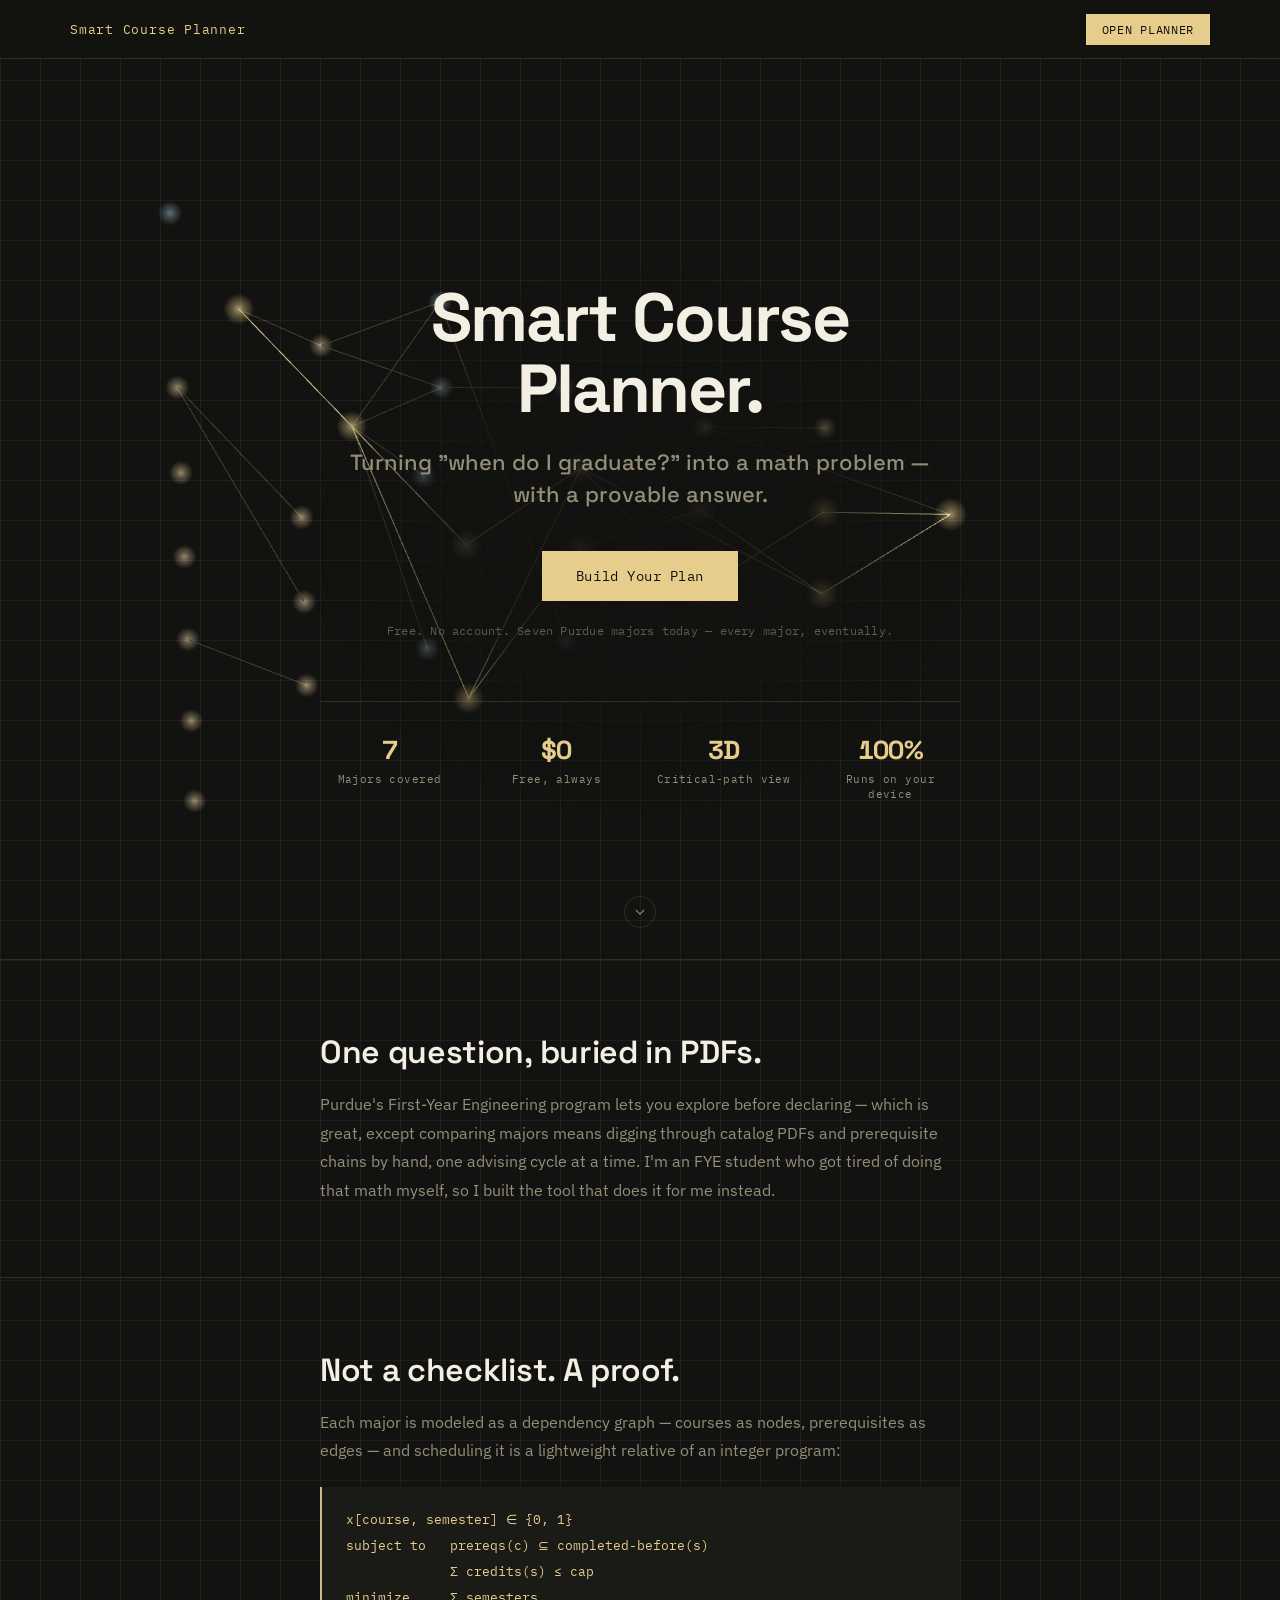
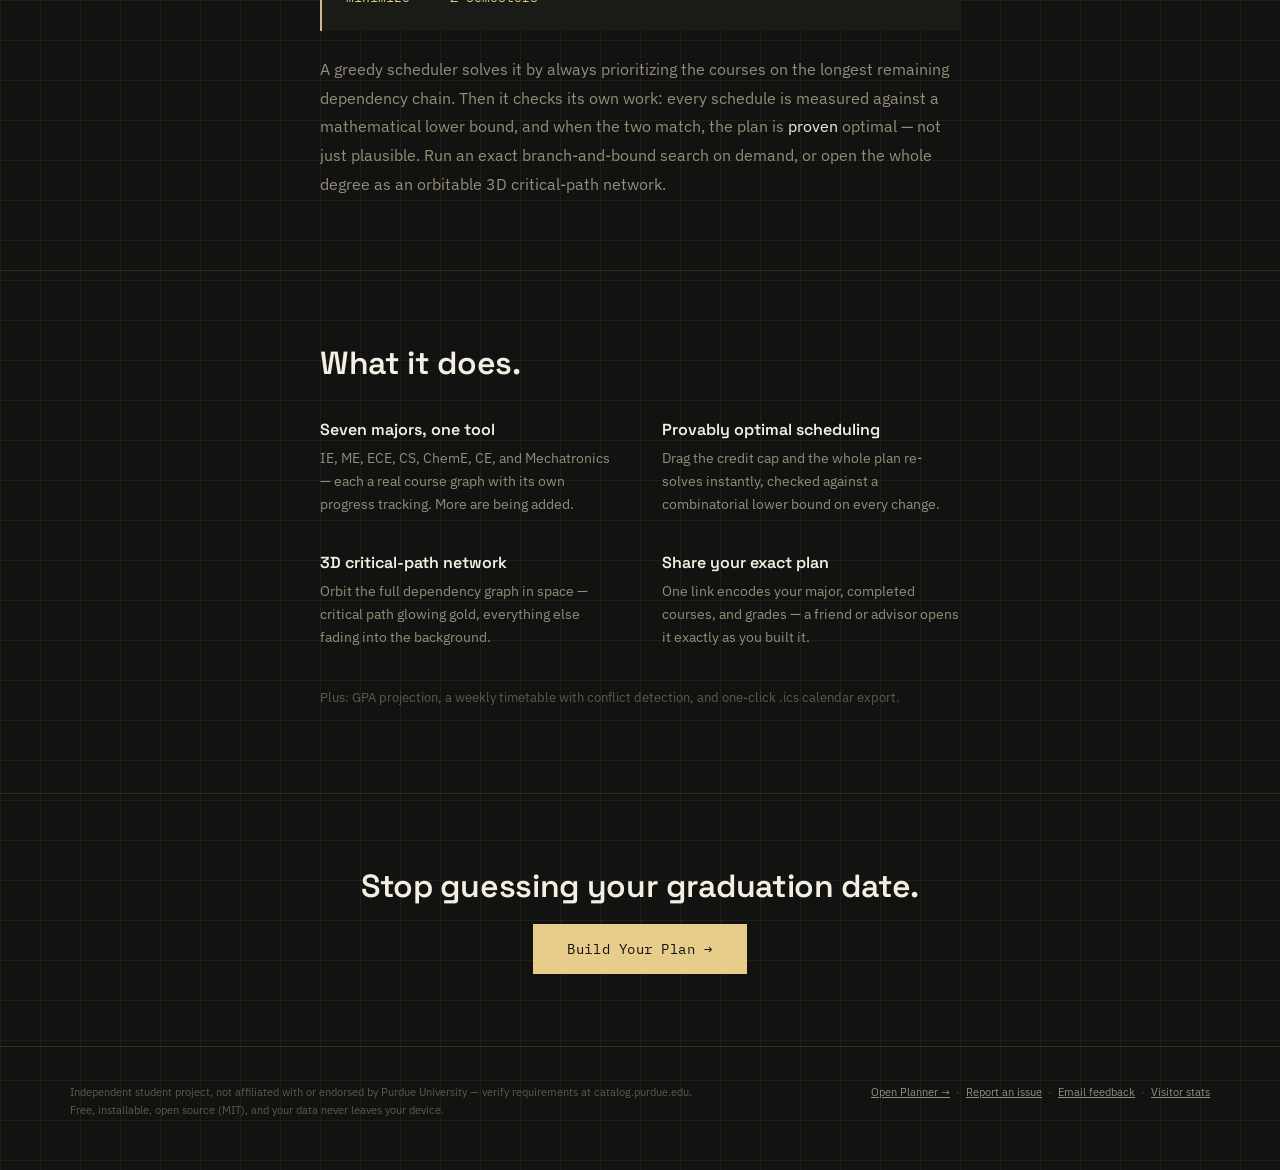
<file: index.html>
<!DOCTYPE html>
<html lang="en">
<head>
<meta charset="UTF-8">
<meta name="viewport" content="width=device-width, initial-scale=1">
<title>Smart Course Planner — Purdue Engineering Degree Path Optimizer</title>
<meta name="description" content="A constraint-based degree scheduler for seven Purdue engineering majors — CPM critical path analysis, provable schedule optimality, live timetable and calendar export. Free, no login.">
<link rel="canonical" href="https://mjlee070315-jpg.github.io/purdue-degree-planner/">
<link rel="icon" type="image/svg+xml" href="favicon.svg">
<link rel="apple-touch-icon" href="icons/apple-touch-icon.png">
<link rel="manifest" href="manifest.json">
<meta name="theme-color" content="#121210">

<meta property="og:title" content="Smart Course Planner — Purdue Engineering Degree Path Optimizer">
<meta property="og:description" content="A constraint-based degree scheduler for seven Purdue engineering majors — CPM critical path analysis, provable schedule optimality, and a live timetable/calendar export.">
<meta property="og:type" content="website">
<meta property="og:url" content="https://mjlee070315-jpg.github.io/purdue-degree-planner/">
<meta property="og:image" content="https://mjlee070315-jpg.github.io/purdue-degree-planner/og-image.png">
<meta property="og:image:width" content="1200">
<meta property="og:image:height" content="630">
<meta name="twitter:card" content="summary_large_image">
<meta name="twitter:title" content="Smart Course Planner — Purdue Engineering Degree Path Optimizer">
<meta name="twitter:description" content="A constraint-based degree scheduler for seven Purdue engineering majors, built around real operations-research techniques.">
<meta name="twitter:image" content="https://mjlee070315-jpg.github.io/purdue-degree-planner/og-image.png">

<link rel="preconnect" href="https://fonts.googleapis.com">
<link href="https://fonts.googleapis.com/css2?family=Space+Grotesk:wght@400;500;600;700&family=IBM+Plex+Mono:wght@400;500;600&family=IBM+Plex+Sans:wght@400;500;600&display=swap" rel="stylesheet">
<link rel="stylesheet" href="style.css">

<script type="importmap">
{ "imports": {
    "three": "./vendor/three/three.module.min.js"
} }
</script>

<script type="application/ld+json">
{
  "@context": "https://schema.org",
  "@type": "WebApplication",
  "name": "Smart Course Planner",
  "url": "https://mjlee070315-jpg.github.io/purdue-degree-planner/",
  "applicationCategory": "EducationalApplication",
  "operatingSystem": "Any (web browser)",
  "description": "A constraint-based degree scheduler for seven Purdue engineering majors, with CPM critical-path analysis and provable schedule optimality.",
  "offers": { "@type": "Offer", "price": "0", "priceCurrency": "USD" }
}
</script>
</head>
<body>

<nav class="site-nav">
  <div class="wrap">
    <a class="brand" href="index.html">Smart Course Planner</a>
    <a href="planner.html" class="nav-open-btn">Open Planner</a>
  </div>
</nav>

<div class="hero">
  <div class="hero3d" id="hero3d" aria-hidden="true"></div>
  <div class="wrap hero-content">
    <h1 class="hero-title" data-reveal-hero>Smart Course<br>Planner.</h1>
    <p class="hero-tagline" data-reveal-hero>Turning "when do I graduate?" into a math problem — with a provable answer.</p>
    <a href="planner.html" class="btn btn-primary btn-lg" data-reveal-hero>Build Your Plan</a>
    <p class="hero-note" data-reveal-hero>Free. No account. Seven Purdue majors today — every major, eventually.</p>

    <div class="hero-stats" data-reveal-hero>
      <div class="hero-stat"><div class="hero-stat-val">7</div><div class="hero-stat-label">Majors covered</div></div>
      <div class="hero-stat"><div class="hero-stat-val">$0</div><div class="hero-stat-label">Free, always</div></div>
      <div class="hero-stat"><div class="hero-stat-val">3D</div><div class="hero-stat-label">Critical-path view</div></div>
      <div class="hero-stat"><div class="hero-stat-val">100%</div><div class="hero-stat-label">Runs on your device</div></div>
    </div>
  </div>
  <a href="#story" class="scroll-cue" aria-label="Scroll to learn more">
    <svg width="14" height="14" viewBox="0 0 20 20" fill="none" stroke="currentColor" stroke-width="1.6"><path d="M4 7l6 6 6-6"/></svg>
  </a>
</div>

<section class="story" id="story">
  <div class="wrap wrap-narrow">
    <h2 data-reveal>One question, buried in PDFs.</h2>
    <p data-reveal>Purdue's First-Year Engineering program lets you explore before declaring — which is great, except comparing majors means digging through catalog PDFs and prerequisite chains by hand, one advising cycle at a time. I'm an FYE student who got tired of doing that math myself, so I built the tool that does it for me instead.</p>
  </div>
</section>

<section class="think">
  <div class="wrap wrap-narrow">
    <h2 data-reveal>Not a checklist. A proof.</h2>
    <p data-reveal>Each major is modeled as a dependency graph — courses as nodes, prerequisites as edges — and scheduling it is a lightweight relative of an integer program:</p>
    <pre class="eq-panel" data-reveal>x[course, semester] ∈ {0, 1}
subject to   prereqs(c) ⊆ completed-before(s)
             Σ credits(s) ≤ cap
minimize     Σ semesters</pre>
    <p data-reveal>A greedy scheduler solves it by always prioritizing the courses on the longest remaining dependency chain. Then it checks its own work: every schedule is measured against a mathematical lower bound, and when the two match, the plan is <i>proven</i> optimal — not just plausible. Run an exact branch-and-bound search on demand, or open the whole degree as an orbitable 3D critical-path network.</p>
  </div>
</section>

<section class="feature-list">
  <div class="wrap wrap-narrow">
    <h2 data-reveal>What it does.</h2>
    <div class="flist" data-reveal-group>
      <div class="fitem" data-reveal>
        <h3>Seven majors, one tool</h3>
        <p>IE, ME, ECE, CS, ChemE, CE, and Mechatronics — each a real course graph with its own progress tracking. More are being added.</p>
      </div>
      <div class="fitem" data-reveal>
        <h3>Provably optimal scheduling</h3>
        <p>Drag the credit cap and the whole plan re-solves instantly, checked against a combinatorial lower bound on every change.</p>
      </div>
      <div class="fitem" data-reveal>
        <h3>3D critical-path network</h3>
        <p>Orbit the full dependency graph in space — critical path glowing gold, everything else fading into the background.</p>
      </div>
      <div class="fitem" data-reveal>
        <h3>Share your exact plan</h3>
        <p>One link encodes your major, completed courses, and grades — a friend or advisor opens it exactly as you built it.</p>
      </div>
    </div>
    <p class="fmore" data-reveal>Plus: GPA projection, a weekly timetable with conflict detection, and one-click .ics calendar export.</p>
  </div>
</section>

<section class="cta-band">
  <div class="wrap wrap-narrow">
    <h2 data-reveal>Stop guessing your graduation date.</h2>
    <a href="planner.html" class="btn btn-primary btn-lg" data-reveal>Build Your Plan →</a>
  </div>
</section>

<footer class="site-footer">
  <div class="wrap">
    <p>Independent student project, not affiliated with or endorsed by Purdue University — verify requirements at catalog.purdue.edu. Free, installable, open source (MIT), and your data never leaves your device.</p>
    <p><a href="planner.html">Open Planner →</a> &nbsp;·&nbsp; <a href="https://github.com/mjlee070315-jpg/purdue-degree-planner/issues/new" target="_blank" rel="noopener">Report an issue</a> &nbsp;·&nbsp; <a href="mailto:mjlee070315@gmail.com?subject=Smart%20Course%20Planner">Email feedback</a> &nbsp;·&nbsp; <a href="https://minjaelee.goatcounter.com" target="_blank" rel="noopener">Visitor stats</a></p>
  </div>
</footer>

<script src="motion.js" defer></script>
<script type="module" src="hero3d.js"></script>
<script data-goatcounter="https://minjaelee.goatcounter.com/count"
        async src="//gc.zgo.at/count.js"></script>
</body>
</html>
</file>
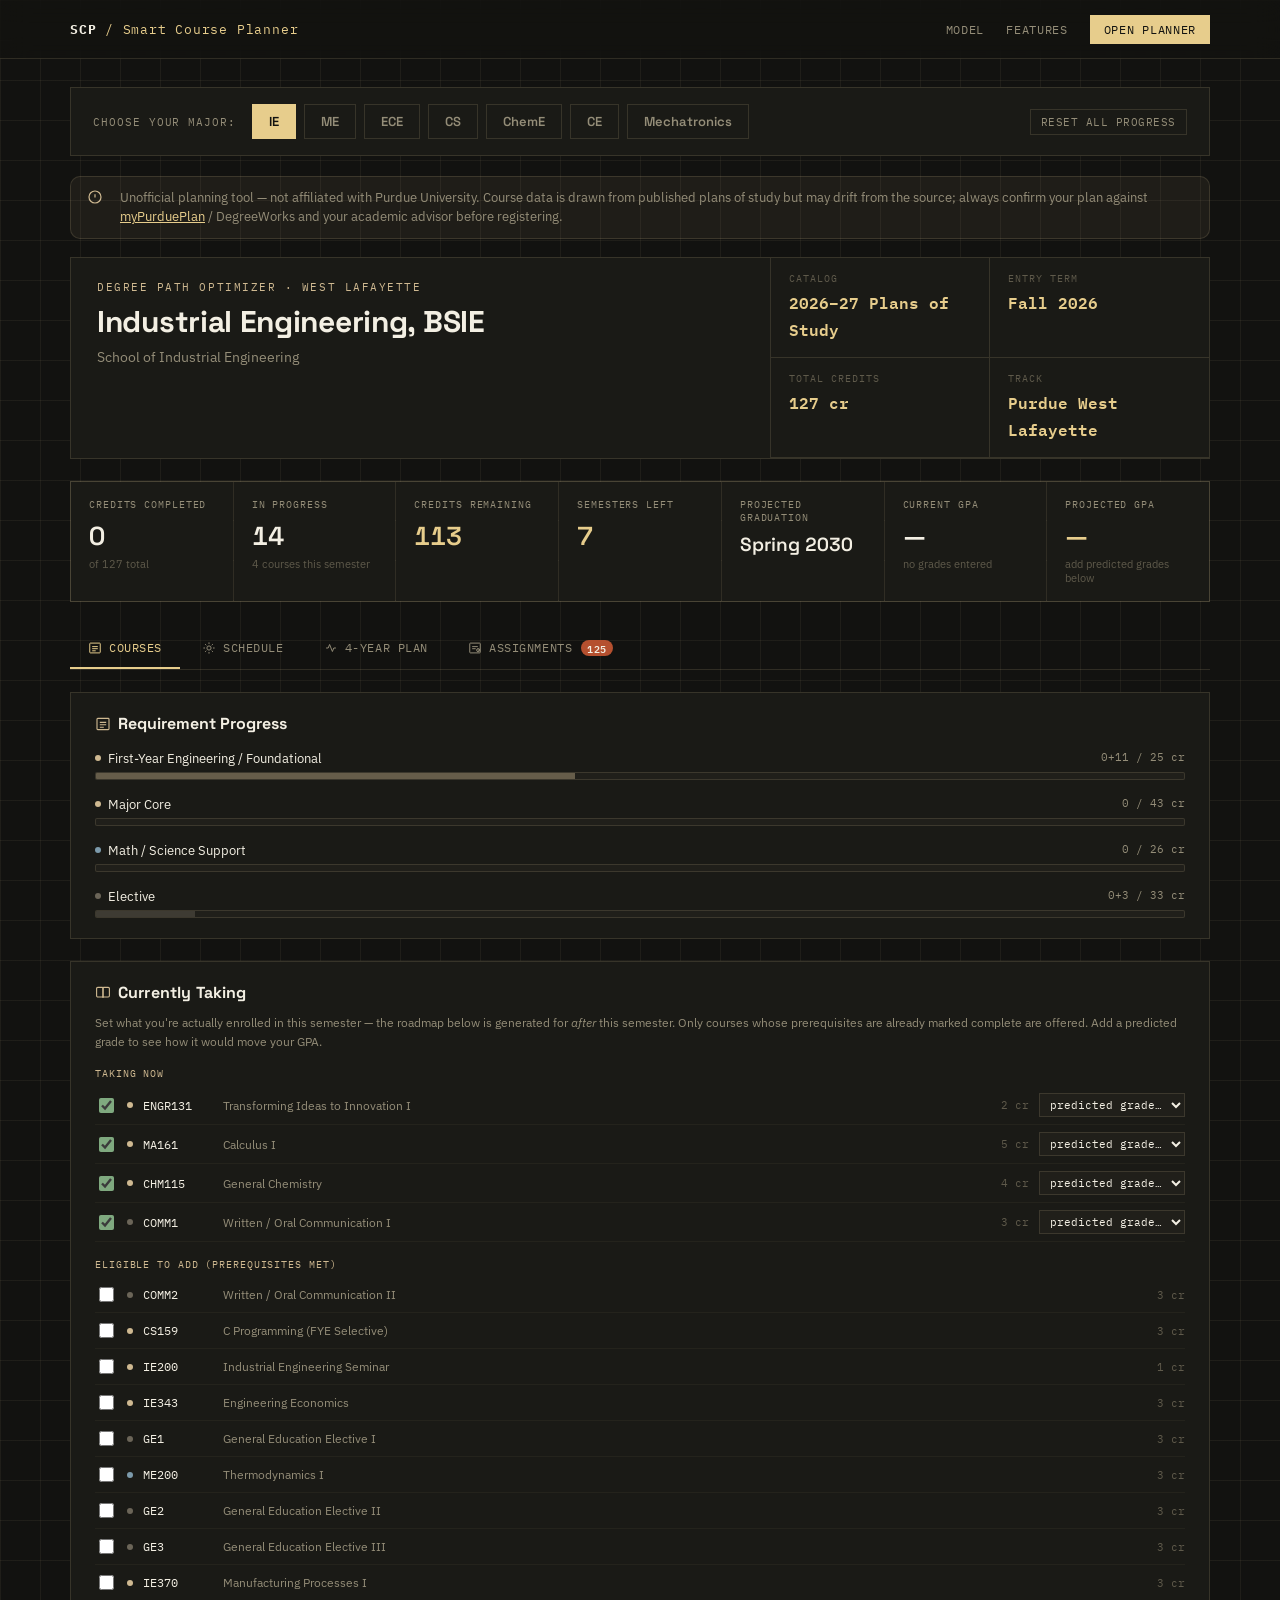
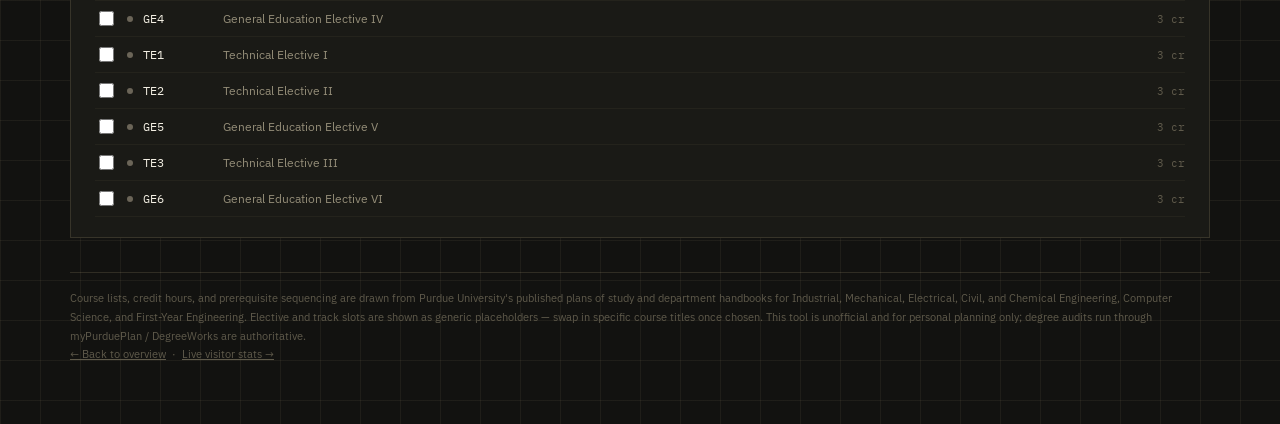
<file: planner.html>
<!DOCTYPE html>
<html lang="en">
<head>
<meta charset="UTF-8">
<meta name="viewport" content="width=device-width, initial-scale=1">
<script>if(new URLSearchParams(location.search).get('embed')==='1'){document.documentElement.classList.add('embed-mode');}</script>
<title>Planner — Purdue Engineering Degree Path Optimizer</title>
<meta name="description" content="Build and optimize your Purdue engineering course plan — pick a major, check off completed courses, and get a provably optimal semester-by-semester roadmap.">
<link rel="canonical" href="https://mjlee070315-jpg.github.io/purdue-degree-planner/planner.html">
<link rel="icon" type="image/svg+xml" href="favicon.svg">
<link rel="apple-touch-icon" href="icons/apple-touch-icon.png">
<link rel="manifest" href="manifest.json">
<meta name="theme-color" content="#121210">
<meta property="og:title" content="Smart Course Planner — build your Purdue degree plan">
<meta property="og:description" content="A constraint-based degree scheduler for seven Purdue engineering majors. Free, no login.">
<meta property="og:type" content="website">
<meta property="og:image" content="https://mjlee070315-jpg.github.io/purdue-degree-planner/og-image.png">
<meta name="twitter:card" content="summary_large_image">
<link rel="preconnect" href="https://fonts.googleapis.com">
<link href="https://fonts.googleapis.com/css2?family=Space+Grotesk:wght@400;500;600;700&family=IBM+Plex+Mono:wght@400;500;600&family=IBM+Plex+Sans:wght@400;500;600&display=swap" rel="stylesheet">
<link rel="stylesheet" href="style.css">
<script type="importmap">
{ "imports": {
    "three": "./vendor/three/three.module.min.js",
    "three/addons/": "./vendor/three/examples/jsm/"
} }
</script>
</head>
<body>

<nav class="site-nav">
  <div class="wrap">
    <a class="brand" href="index.html"><b>SCP</b> / Smart Course Planner</a>
    <button class="nav-toggle" aria-label="Toggle menu" aria-expanded="false"><span></span><span></span><span></span></button>
    <div class="nav-links">
      <a href="index.html#model">Model</a>
      <a href="index.html#features">Features</a>
      <a href="planner.html" class="cta">Open Planner</a>
    </div>
  </div>
</nav>

<div class="wrap" style="padding-top:28px;padding-bottom:60px;">

  <div class="major-select">
    <span class="major-select-label">Choose your major:</span>
    <div class="major-btn-row">
      <button class="major-btn" data-major="ie">IE</button>
      <button class="major-btn" data-major="me">ME</button>
      <button class="major-btn" data-major="ece">ECE</button>
      <button class="major-btn" data-major="cs">CS</button>
      <button class="major-btn" data-major="che">ChemE</button>
      <button class="major-btn" data-major="ce">CE</button>
      <button class="major-btn" data-major="met">Mechatronics</button>
    </div>
    <button class="reset-btn reset-btn-global" id="resetBtn">RESET ALL PROGRESS</button>
  </div>

  <div class="data-notice">
    <svg class="icon-inline" aria-hidden="true" viewBox="0 0 20 20" fill="none" stroke="currentColor" stroke-width="1.5"><circle cx="10" cy="10" r="7.5"/><path d="M10 6.5v4.2M10 13.2h.01"/></svg>
    <span>Unofficial planning tool — not affiliated with Purdue University. Course data is drawn from published plans of study but may drift from the source; always confirm your plan against <a href="https://www.purdue.edu/registrar/currentStudents/myPurdue/index.html" target="_blank" rel="noopener">myPurduePlan</a> / DegreeWorks and your academic advisor before registering.</span>
  </div>

  <div class="titleblock">
    <div class="titleblock-main">
      <div class="eyebrow">Degree Path Optimizer · West Lafayette</div>
      <h1 id="programLabel">Industrial Engineering, BSIE</h1>
      <div class="subtitle" id="programSchool">School of Industrial Engineering. Live schedule generated by a constraint-based greedy scheduler over the full prerequisite graph.</div>
    </div>
    <div class="titleblock-meta">
      <div class="meta-cell"><div class="meta-label">Catalog</div><div class="meta-value">2026–27 Plans of Study</div></div>
      <div class="meta-cell"><div class="meta-label">Entry Term</div><div class="meta-value">Fall 2026</div></div>
      <div class="meta-cell"><div class="meta-label">Total Credits</div><div class="meta-value" id="totalCreditsLabel">—</div></div>
      <div class="meta-cell"><div class="meta-label">Track</div><div class="meta-value">Purdue West Lafayette</div></div>
    </div>
  </div>

  <div class="dash">
    <div class="stat"><div class="stat-label">Credits Completed</div><div class="stat-value" id="statCompleted">0</div><div class="stat-sub" id="statCompletedSub">of — total</div></div>
    <div class="stat"><div class="stat-label">In Progress</div><div class="stat-value" id="statInProgress">0</div><div class="stat-sub" id="statInProgressSub">0 courses this semester</div></div>
    <div class="stat"><div class="stat-label">Credits Remaining</div><div class="stat-value accent" id="statRemaining">—</div></div>
    <div class="stat"><div class="stat-label">Semesters Left</div><div class="stat-value accent" id="statSemesters">—</div></div>
    <div class="stat"><div class="stat-label">Projected Graduation</div><div class="stat-value" id="statGrad" style="font-size:19px;">—</div></div>
    <div class="stat"><div class="stat-label">Current GPA</div><div class="stat-value" id="statGPA">—</div><div class="stat-sub" id="statGPASub">no grades entered</div></div>
    <div class="stat"><div class="stat-label">Projected GPA</div><div class="stat-value accent" id="statProjGPA">—</div><div class="stat-sub" id="statProjGPASub">add predicted grades below</div></div>
  </div>

  <div class="tab-bar" id="plannerTabBar" role="tablist" aria-label="Planner sections">
    <button type="button" class="tab-btn active" data-tab="courses" role="tab" aria-selected="true" id="tabBtn-courses">
      <svg class="icon-inline" aria-hidden="true" viewBox="0 0 20 20" fill="none" stroke="currentColor" stroke-width="1.4"><rect x="2.5" y="3" width="15" height="14" rx="1"/><path d="M6 8h8M6 11h8M6 14h5"/></svg><span class="tab-label-full">Courses</span><span class="tab-label-short">Courses</span>
    </button>
    <button type="button" class="tab-btn" data-tab="schedule" role="tab" aria-selected="false" id="tabBtn-schedule">
      <svg class="icon-inline" aria-hidden="true" viewBox="0 0 20 20" fill="none" stroke="currentColor" stroke-width="1.4"><circle cx="10" cy="10" r="3"/><path d="M10 2v2.2M10 15.8V18M18 10h-2.2M4.2 10H2M15.5 4.5l-1.6 1.6M6.1 13.9l-1.6 1.6M15.5 15.5l-1.6-1.6M6.1 6.1L4.5 4.5"/></svg><span class="tab-label-full">Schedule</span><span class="tab-label-short">Schedule</span>
    </button>
    <button type="button" class="tab-btn" data-tab="fouryear" role="tab" aria-selected="false" id="tabBtn-fouryear">
      <svg class="icon-inline" aria-hidden="true" viewBox="0 0 20 20" fill="none" stroke="currentColor" stroke-width="1.4"><path d="M3 10h3l2-5 4 10 2-5h3"/></svg><span class="tab-label-full">4-Year Plan</span><span class="tab-label-short">4-Year</span>
    </button>
    <button type="button" class="tab-btn" data-tab="assignments" role="tab" aria-selected="false" id="tabBtn-assignments">
      <svg class="icon-inline" aria-hidden="true" viewBox="0 0 20 20" fill="none" stroke="currentColor" stroke-width="1.4"><rect x="2.5" y="3" width="15" height="14" rx="1"/><path d="M6 8h8M6 11h5"/><circle cx="14.5" cy="13" r="2.2"/><path d="M14.5 11.8v1.4l0.9 0.6"/></svg><span class="tab-label-full">Assignments</span><span class="tab-label-short">Tasks</span>
      <span class="tab-badge" id="tabBadgeAssign" style="display:none;"></span>
    </button>
  </div>

  <div class="tab-panel active" data-tab-panel="courses">

    <div class="progress-wrap">
      <div class="progress-head">
        <h2><svg class="icon-inline" aria-hidden="true" viewBox="0 0 20 20" fill="none" stroke="currentColor" stroke-width="1.4"><rect x="2.5" y="3" width="15" height="14" rx="1"/><path d="M6 8h8M6 11h8M6 14h5"/></svg>Requirement Progress</h2>
      </div>
      <div id="reqProgressList"></div>
    </div>

    <div class="current-wrap">
      <div class="current-head">
        <h2><svg class="icon-inline" aria-hidden="true" viewBox="0 0 20 20" fill="none" stroke="currentColor" stroke-width="1.4"><path d="M2 4.5C2 3.7 2.7 3 3.5 3H9a1 1 0 011 1v12a1 1 0 00-1-1H3.5c-.8 0-1.5-.7-1.5-1.5V4.5z"/><path d="M18 4.5c0-.8-.7-1.5-1.5-1.5H11a1 1 0 00-1 1v12a1 1 0 011-1h5.5c.8 0 1.5-.7 1.5-1.5V4.5z"/></svg>Currently Taking</h2>
      </div>
      <div class="current-note">Set what you're actually enrolled in this semester — the roadmap below is generated for <i>after</i> this semester. Only courses whose prerequisites are already marked complete are offered. Add a predicted grade to see how it would move your GPA.</div>
      <div id="currentCourseList"></div>
      <div class="current-empty-msg" id="currentEmptyMsg" style="display:none;">No eligible courses to add — mark some courses as completed first, or you've already set your full course load.</div>
    </div>

  </div>

  <div class="tab-panel" data-tab-panel="schedule">

    <div class="optimizer">
      <div class="optimizer-head">
        <h2><svg class="icon-inline" aria-hidden="true" viewBox="0 0 20 20" fill="none" stroke="currentColor" stroke-width="1.4"><circle cx="10" cy="10" r="3"/><path d="M10 2v2.2M10 15.8V18M18 10h-2.2M4.2 10H2M15.5 4.5l-1.6 1.6M6.1 13.9l-1.6 1.6M15.5 15.5l-1.6-1.6M6.1 6.1L4.5 4.5"/></svg>Schedule Optimizer</h2>
        <div style="display:flex;align-items:center;gap:14px;">
          <span class="status-msg" id="saveStatus">progress saved locally to this browser</span>
          <button class="share-btn" id="sharePlanBtn" title="Copy a link that loads this exact plan for whoever opens it">
            <svg width="12" height="12" viewBox="0 0 20 20" fill="none" stroke="currentColor" stroke-width="1.6"><circle cx="15" cy="5" r="2.4"/><circle cx="5" cy="10" r="2.4"/><circle cx="15" cy="15" r="2.4"/><path d="M7.2 8.8l5.6-2.6M7.2 11.2l5.6 2.6"/></svg>
            Share My Plan
          </button>
        </div>
      </div>
      <div class="optimizer-note">Check off courses as you complete them. The scheduler re-solves the remaining prerequisite graph on every change: it prioritizes courses on the longest remaining dependency chain (the critical path to the capstone), then packs each semester up to your credit cap. This is a greedy heuristic for what is really an integer program — decision variable <code>x[course, semester] ∈ {0,1}</code>, prerequisite + credit-cap constraints, objective: minimize semesters to graduation.</div>
      <div class="slider-row">
        <label for="creditCap">MAX CREDITS / SEMESTER</label>
        <input type="range" id="creditCap" min="12" max="19" value="18" step="1">
        <div class="slider-val" id="creditCapVal">18</div>
      </div>
      <div id="optimalityBadge" style="margin-top:14px;"></div>
      <div style="margin-top:14px;display:flex;align-items:center;gap:12px;flex-wrap:wrap;">
        <button class="reset-btn" id="runIlpBtn" style="border-color:var(--gold);color:var(--gold);">▸ Run Exact Search (Branch &amp; Bound)</button>
        <div id="ilpResult"></div>
      </div>
      <details class="howitworks">
        <summary>How the scheduling model works</summary>
        <div class="body">
          <b>Nodes:</b> each major's required/elective courses, sourced from Purdue's published plans of study and department handbooks.<br>
          <b>Edges:</b> prerequisite relationships between courses.<br>
          <b>Constraint:</b> a course can only be scheduled once every prerequisite is scheduled in a strictly earlier semester, and a semester's total credits ≤ your cap.<br>
          <b>Objective:</b> minimize total semesters, tie-broken toward keeping the officially recommended sequencing.<br>
          <b>Optimality check:</b> every time the schedule updates, the tool also computes a <i>combinatorial lower bound</i> — the larger of (a) total remaining credits ÷ credit cap, rounded up, and (b) the longest remaining prerequisite chain. No valid schedule can beat this bound, so when the greedy result matches it, the schedule is <i>provably</i> optimal.<br>
          <b>Exact search:</b> the "Run Exact Search" button above runs a real branch-and-bound solver — exhaustive subset enumeration per semester with lower-bound pruning, seeded by the greedy result as an initial incumbent, bounded to a 2-second time budget. When the eligible-course set at some step is too large to enumerate exhaustively (&gt;15 courses), it falls back to a single greedy branch and honestly reports the search as incomplete rather than claiming a false proof.<br>
          <b>Caveat:</b> this mirrors each department's published curriculum but isn't the authoritative source — always confirm against myPurduePlan / DegreeWorks and an academic advisor before registering.
        </div>
      </details>
    </div>

    <div class="tt-wrap" id="ttSection">
      <div class="tt-head">
        <h2><svg class="icon-inline" aria-hidden="true" viewBox="0 0 20 20" fill="none" stroke="currentColor" stroke-width="1.4"><rect x="2.5" y="4" width="15" height="13" rx="1"/><path d="M2.5 8h15M7 2.5v3M13 2.5v3M7 11h1M12 11h1M7 14h1M12 14h1"/></svg>Weekly Timetable</h2>
        <span class="tt-sem-label" id="ttSemesterLabel"></span>
      </div>
      <div class="tt-note">Real class meeting times change every semester and aren't part of the degree plan itself. This builds a schedule for whatever you checked off in <b>Currently Taking</b> above; if nothing's checked yet, it shows the optimizer's suggested next semester instead. Toggle the days each course meets and set its start/end time; conflicts are flagged automatically.</div>
      <div id="ttCourseInputs"></div>
      <div class="tt-conflicts" id="ttConflicts"></div>
      <div class="tt-scroll">
        <div class="tt-grid-container" id="ttGrid"></div>
      </div>
    </div>

    <div class="cal-wrap" id="calSection">
      <div class="cal-head">
        <h2><svg class="icon-inline" aria-hidden="true" viewBox="0 0 20 20" fill="none" stroke="currentColor" stroke-width="1.4"><rect x="2.5" y="4" width="15" height="13" rx="1"/><path d="M2.5 8h15M7 2.5v3M13 2.5v3"/><circle cx="10" cy="12.5" r="1.6" fill="currentColor" stroke="none"/></svg>Semester Calendar</h2>
        <span class="cal-badge" id="calConfirmBadge"></span>
      </div>
      <div class="cal-note">Fall 2026 and Spring 2027 use Purdue's officially published academic calendar. Later terms are projected forward from that pattern (same weekday, ~371 days later) since Purdue hasn't published them yet — verify with the Registrar as your term approaches.</div>
      <div class="cal-keydates" id="calKeyDates"></div>
      <button class="cal-export-btn" id="calExportBtn"><svg class="icon-inline" aria-hidden="true" viewBox="0 0 20 20" fill="none" stroke="currentColor" stroke-width="1.5" style="color:inherit;"><path d="M10 3v10M6 9l4 4 4-4M4 16.5h12"/></svg>Export to Calendar (.ics)</button>
      <div class="cal-months" id="calMonths"></div>
    </div>

  </div>

  <div class="tab-panel" data-tab-panel="fouryear">

    <div class="legend">
      <div class="legend-item"><span class="swatch" style="background:var(--gold)"></span>First-Year Engineering / Foundational</div>
      <div class="legend-item"><span class="swatch" style="background:var(--ie)"></span>Major Core</div>
      <div class="legend-item"><span class="swatch" style="background:var(--science)"></span>Math / Science Support</div>
      <div class="legend-item"><span class="swatch" style="background:var(--elective)"></span>Elective</div>
      <div class="legend-item"><span class="badge crit">Critical</span>Blocks downstream courses if delayed</div>
      <div class="legend-item"><span class="badge opt">Optimization</span>The OR / optimization course (IE only)</div>
    </div>

    <div class="roadmap-label">
      <svg class="icon-inline" aria-hidden="true" viewBox="0 0 20 20" fill="none" stroke="currentColor" stroke-width="1.4"><path d="M3 10h3l2-5 4 10 2-5h3"/></svg>
      Roadmap — remaining semesters after what you're currently taking
    </div>

    <div class="semgrid" id="semgrid"></div>

    <div class="cpm-wrap">
      <div class="cpm-head">
        <h2><svg class="icon-inline" aria-hidden="true" viewBox="0 0 20 20" fill="none" stroke="currentColor" stroke-width="1.4"><circle cx="4" cy="10" r="2"/><circle cx="10" cy="4" r="2"/><circle cx="10" cy="16" r="2"/><circle cx="16" cy="10" r="2"/><path d="M6 10h8M5.4 8.6l3.2-3.2M5.4 11.4l3.2 3.2M11.4 6.8l3.2 3.2M11.4 13.2l3.2-3.2"/></svg>Critical Path Network (CPM)</h2>
        <div style="display:flex;align-items:center;gap:12px;">
          <span class="cpm-badge" id="cpmBadge"></span>
          <div class="cpm-view-toggle">
            <button type="button" id="cpmView2dBtn" class="active">2D</button>
            <button type="button" id="cpmView3dBtn">3D</button>
          </div>
        </div>
      </div>
      <div class="cpm-note">A real Critical Path Method analysis of the full degree — Early Start/Finish and Late Start/Finish computed for every course, assuming <i>unlimited</i> parallel course-taking (no credit cap). Courses with zero slack (gold, thick edges) form the critical path: delay any one of them and graduation slips. This differs from the credit-capped roadmap above, which is the realistic, resource-constrained version of the same problem.</div>
      <div class="cpm-scroll"><div id="cpmDiagram"></div></div>
      <div id="cpmDiagram3D"></div>
      <div class="cpm3d-hint">Drag to orbit · scroll to zoom · hover a course for ES/EF/LS/LF and slack.</div>
    </div>

    <div class="sens-wrap">
      <div class="sens-head">
        <h2><svg class="icon-inline" aria-hidden="true" viewBox="0 0 20 20" fill="none" stroke="currentColor" stroke-width="1.4"><path d="M3 17V3M3 17h14"/><path d="M4 14l4-5 3 3 6-8"/></svg>Sensitivity Analysis</h2>
      </div>
      <div class="sens-note">How many semesters remain at each possible credit-hour load, for the current major and progress. The highlighted bar is your current slider setting.</div>
      <div id="sensChart"></div>
      <div class="sens-elbow" id="sensNote"></div>
    </div>

    <div class="compare-wrap">
      <div class="compare-head">
        <h2><svg class="icon-inline" aria-hidden="true" viewBox="0 0 20 20" fill="none" stroke="currentColor" stroke-width="1.4"><rect x="2.5" y="3" width="6" height="14" rx="1"/><rect x="10.5" y="7" width="6" height="10" rx="1"/></svg>Compare All Majors</h2>
      </div>
      <div class="compare-note">A fresh-start comparison (no completed courses) across all six majors at your current credit cap — useful for deciding between majors before committing to one.</div>
      <div class="table-scroll">
        <table class="compare-table">
          <thead><tr><th>Major</th><th>Total Credits</th><th>Semesters</th><th>Lower Bound</th><th>Status</th><th>CPM Steps</th></tr></thead>
          <tbody id="majorCompareBody"></tbody>
        </table>
      </div>
    </div>

  </div>

  <div class="tab-panel" data-tab-panel="assignments">

    <div class="assign-wrap" id="assignSection">
      <div class="assign-head">
        <h2><svg class="icon-inline" aria-hidden="true" viewBox="0 0 20 20" fill="none" stroke="currentColor" stroke-width="1.4"><rect x="2.5" y="3" width="15" height="14" rx="1"/><path d="M6 8h8M6 11h5"/><circle cx="14.5" cy="13" r="2.2"/><path d="M14.5 11.8v1.4l0.9 0.6"/></svg>Assignment Dashboard</h2>
        <span class="assign-count" id="assignCount"></span>
      </div>
      <div class="assign-note">Every graded item from your CHM 11510 lecture, CHM 11520 lab, and MA 16100 syllabi, merged into one timeline. CHM 11510 REC-day items are pinned to your actual section (Wednesdays) and CHM 11520 lab-day items to your actual section (Tuesdays), based on your registered meeting times — double-check against Brightspace if your section ever changes.</div>
      <div class="assign-controls">
        <div class="assign-filters" id="assignFilters"></div>
        <button class="cal-export-btn" id="assignExportBtn"><svg class="icon-inline" aria-hidden="true" viewBox="0 0 20 20" fill="none" stroke="currentColor" stroke-width="1.5" style="color:inherit;"><path d="M10 3v10M6 9l4 4 4-4M4 16.5h12"/></svg>Export to Calendar (.ics)</button>
      </div>
      <div class="assign-list" id="assignList"></div>
    </div>

  </div>

  <footer style="margin-top:34px;font-size:11px;color:var(--muted-dim);line-height:1.7;border-top:1px solid var(--border);padding-top:16px;">
    Course lists, credit hours, and prerequisite sequencing are drawn from Purdue University's published plans of study and department handbooks for Industrial, Mechanical, Electrical, Civil, and Chemical Engineering, Computer Science, and First-Year Engineering. Elective and track slots are shown as generic placeholders — swap in specific course titles once chosen. This tool is unofficial and for personal planning only; degree audits run through myPurduePlan / DegreeWorks are authoritative.
    <br><a href="index.html">← Back to overview</a> &nbsp;·&nbsp; <a href="https://minjaelee.goatcounter.com" target="_blank" rel="noopener">Live visitor stats →</a>
  </footer>

</div>

<div class="share-toast" id="shareToast"></div>

<script src="site.js" defer></script>
<script src="planner.js"></script>
<script>initPlanner();</script>
<script type="module" src="cpm3d.js"></script>
<script>
if(new URLSearchParams(location.search).get('embed')!=='1'){
  var gc = document.createElement('script');
  gc.async = true;
  gc.src = '//gc.zgo.at/count.js';
  gc.setAttribute('data-goatcounter', 'https://minjaelee.goatcounter.com/count');
  document.body.appendChild(gc);
}
</script>
</body>
</html>
</file>
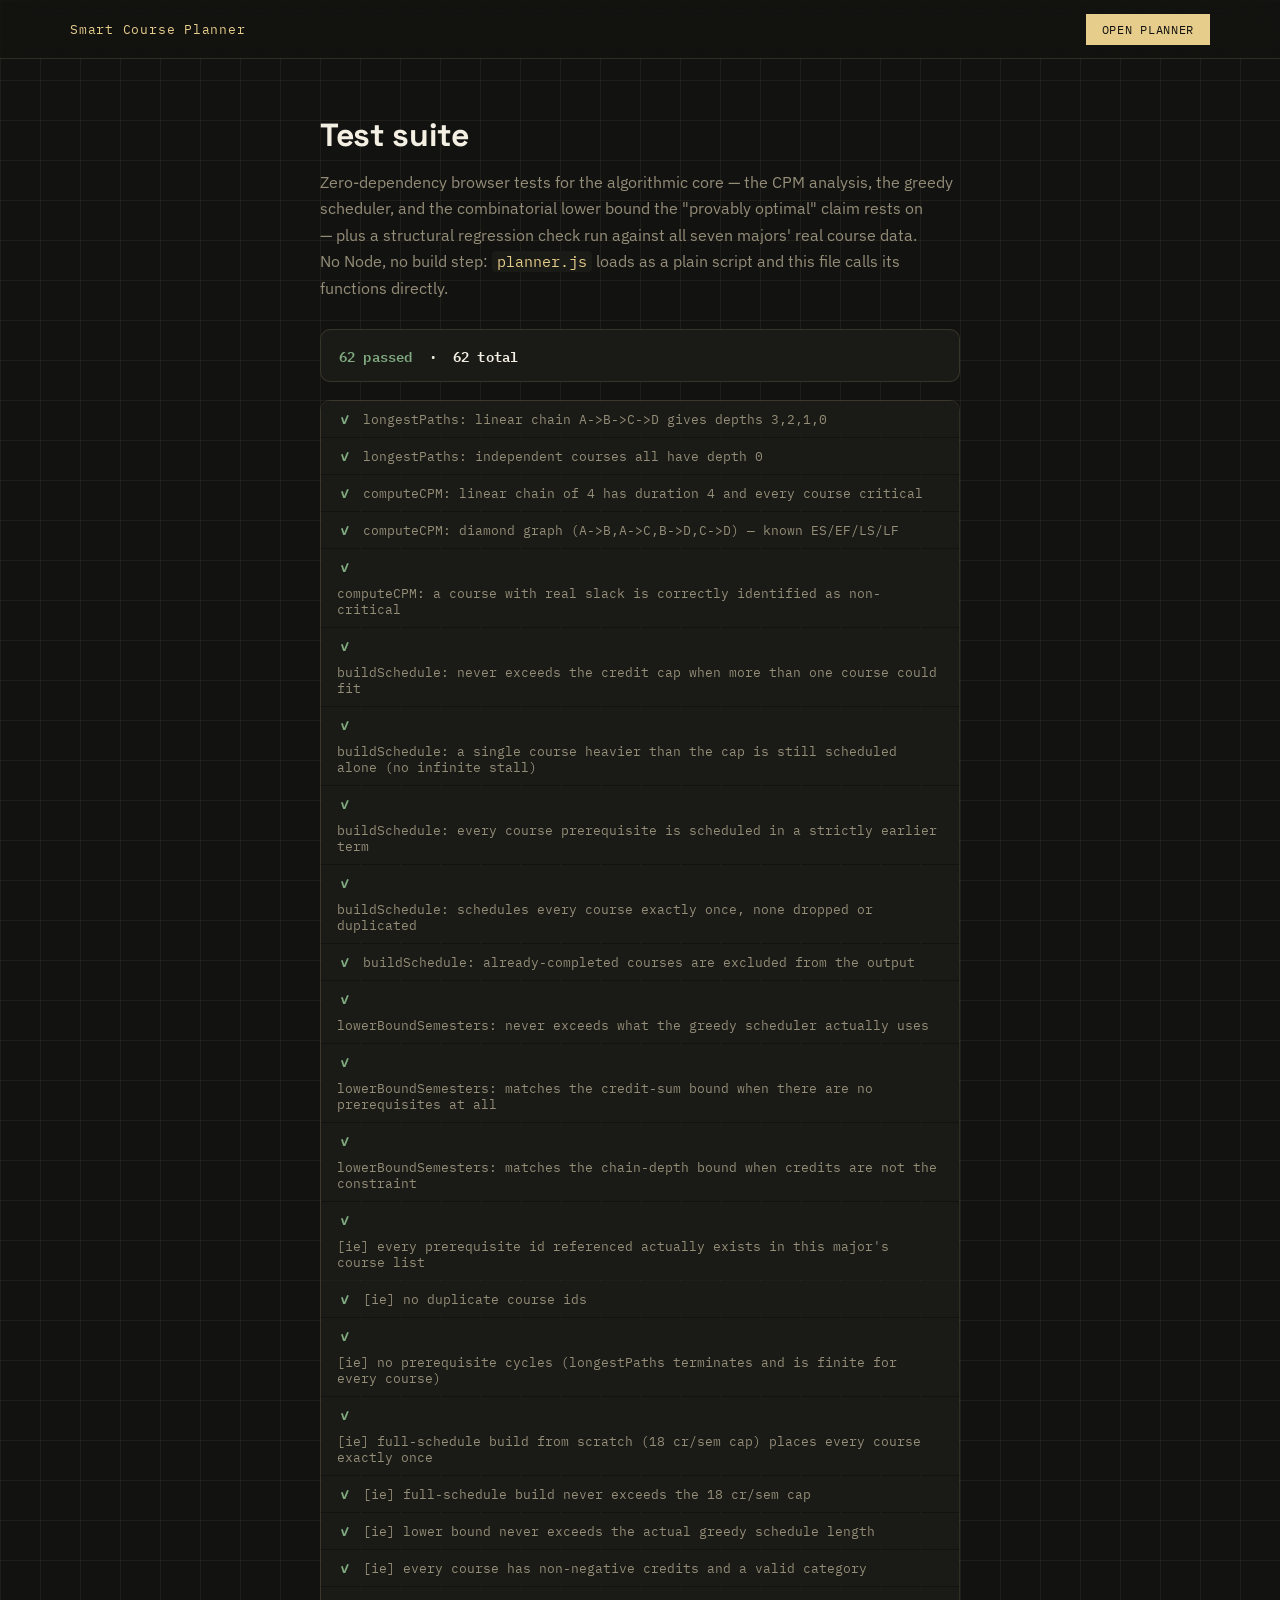
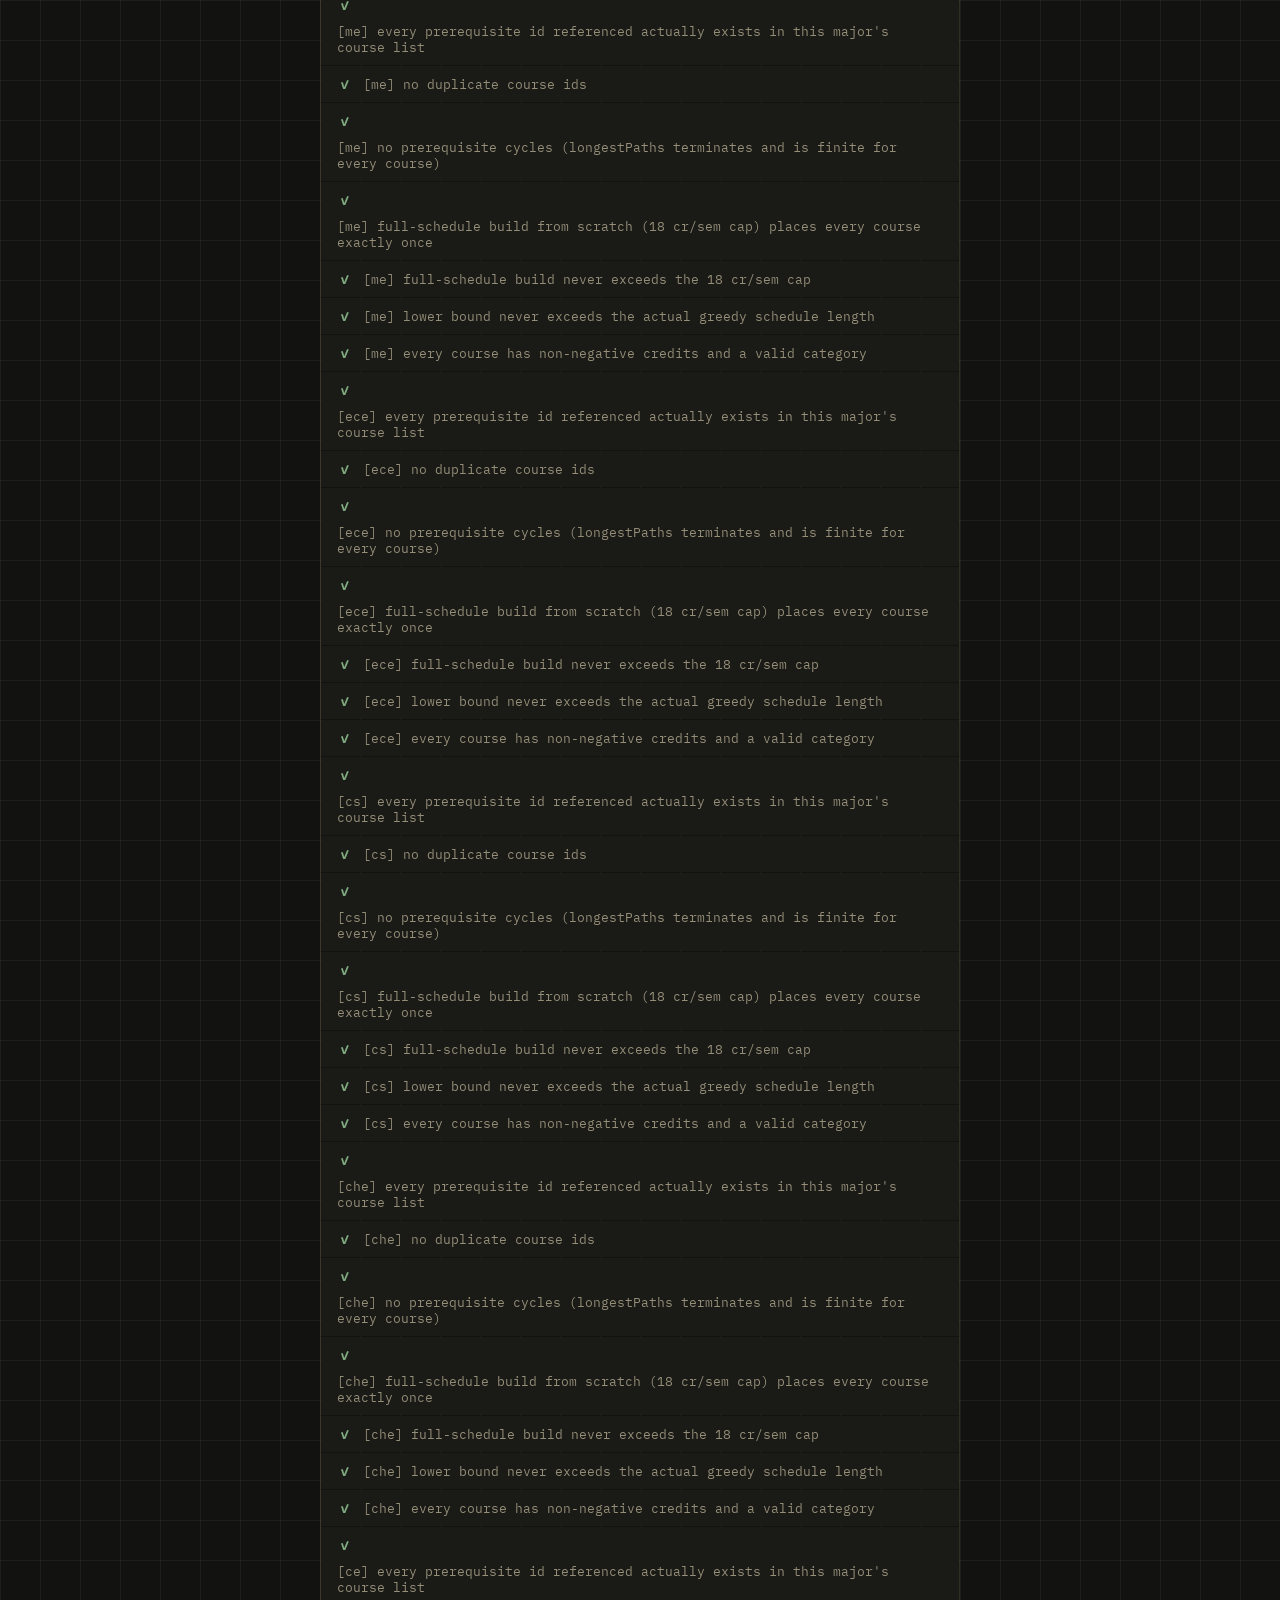
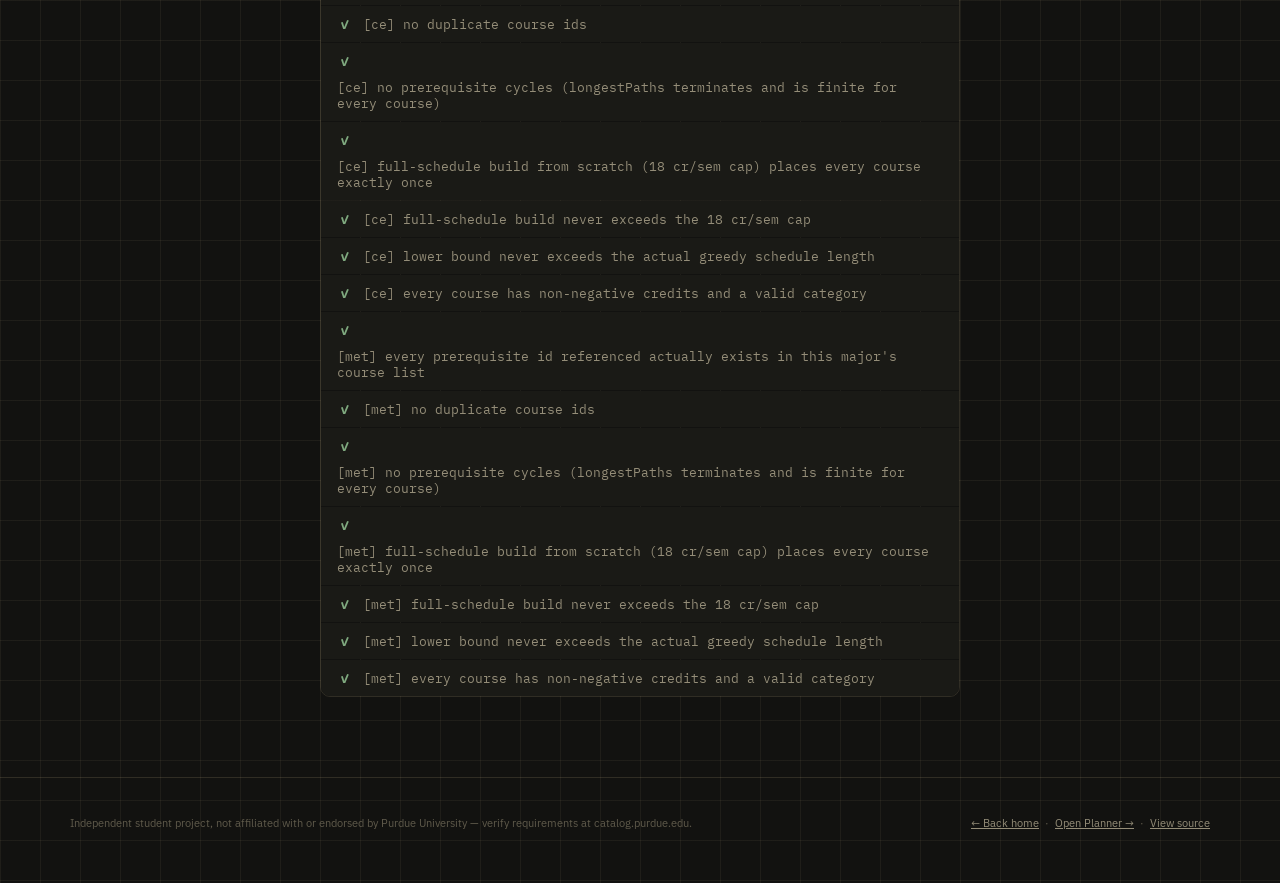
<file: tests.html>
<!DOCTYPE html>
<html lang="en">
<head>
<meta charset="UTF-8">
<meta name="viewport" content="width=device-width, initial-scale=1">
<title>Test Suite — Smart Course Planner</title>
<meta name="robots" content="noindex">
<link rel="icon" type="image/svg+xml" href="favicon.svg">
<link href="https://fonts.googleapis.com/css2?family=Space+Grotesk:wght@400;500;600;700&family=IBM+Plex+Mono:wght@400;500;600&family=IBM+Plex+Sans:wght@400;500;600&display=swap" rel="stylesheet">
<link rel="stylesheet" href="style.css">
</head>
<body>

<nav class="site-nav">
  <div class="wrap">
    <a class="brand" href="index.html">Smart Course Planner</a>
    <a href="planner.html" class="nav-open-btn">Open Planner</a>
  </div>
</nav>

<section class="test-page">
  <div class="wrap wrap-narrow">
    <h1 class="test-title">Test suite</h1>
    <p class="test-intro">
      Zero-dependency browser tests for the algorithmic core — the CPM analysis, the greedy
      scheduler, and the combinatorial lower bound the "provably optimal" claim rests on —
      plus a structural regression check run against all seven majors' real course data.
      No Node, no build step: <code>planner.js</code> loads as a plain script and this file
      calls its functions directly.
    </p>
    <div id="testSummary" class="test-summary">Running…</div>
    <div id="testResults" class="test-results"></div>
  </div>
</section>

<footer class="site-footer">
  <div class="wrap">
    <p>Independent student project, not affiliated with or endorsed by Purdue University — verify requirements at catalog.purdue.edu.</p>
    <p><a href="index.html">← Back home</a> &nbsp;·&nbsp; <a href="planner.html">Open Planner →</a> &nbsp;·&nbsp; <a href="https://github.com/mjlee070315-jpg/purdue-degree-planner" target="_blank" rel="noopener">View source</a></p>
  </div>
</footer>

<script src="planner.js"></script>
<script src="tests.js"></script>
</body>
</html>
</file>
<file: style.css>
:root{
  --bg:#121210;
  --bg-panel:#1a1a16;
  --bg-panel-raised:#201f1a;
  --grid-line:rgba(207,185,145,0.07);
  --gold:#CFB991;
  --gold-bright:#E7CD8C;
  --ink:#F3EFE3;
  --muted:#948D78;
  --muted-dim:#5F5A4B;
  --science:#7C9AAB;
  --ie:#CFB991;
  --elective:#6b6558;
  --complete:#7FA97F;
  --danger:#B5502F;
  --border:rgba(207,185,145,0.16);
}
*{box-sizing:border-box;}
html{scroll-behavior:smooth;-webkit-font-smoothing:antialiased;-moz-osx-font-smoothing:grayscale;}
body{
  margin:0;
  background:
    linear-gradient(var(--grid-line) 1px, transparent 1px) 0 0/40px 40px,
    linear-gradient(90deg, var(--grid-line) 1px, transparent 1px) 0 0/40px 40px,
    var(--bg);
  color:var(--ink);
  font-family:'IBM Plex Sans', sans-serif;
}
a{color:inherit;}
.wrap{max-width:1180px;margin:0 auto;padding:0 20px;}
h1,h2,h3{text-wrap:balance;}
p{text-wrap:pretty;}
.stat-value,.meta-value,#totalCreditsLabel{font-variant-numeric:tabular-nums;}
:focus-visible{outline:2px solid var(--gold-bright);outline-offset:2px;}
:focus:not(:focus-visible){outline:none;}

/* ---- Tab navigation (planner sections) ---- */
.tab-bar{
  display:flex;gap:4px;margin-bottom:22px;
  border-bottom:1px solid var(--border);
  overflow-x:auto;
}
.tab-btn{
  font-family:'IBM Plex Mono',monospace;
  font-size:11.5px;letter-spacing:0.05em;text-transform:uppercase;
  color:var(--muted);background:none;border:none;
  padding:12px 18px 11px;
  display:inline-flex;align-items:center;gap:7px;
  cursor:pointer;white-space:nowrap;
  border-bottom:2px solid transparent;
  transition-property:color,border-color;transition-duration:0.15s;transition-timing-function:ease;
}
.tab-btn .icon-inline{width:14px;height:14px;margin-right:0;color:currentColor;}
.tab-btn:hover{color:var(--ink);}
.tab-btn.active{color:var(--gold-bright);border-bottom-color:var(--gold-bright);}
.tab-label-short{display:none;}
.tab-badge{
  font-family:'IBM Plex Mono',monospace;font-size:9.5px;font-weight:600;
  background:var(--danger);color:var(--ink);border-radius:999px;
  padding:1px 6px;line-height:1.5;margin-left:2px;
}
.tab-panel{display:none;}
.tab-panel.active{display:block;animation:tabFadeIn 0.35s cubic-bezier(0.22,1,0.36,1) both;}
@keyframes tabFadeIn{from{opacity:0;transform:translateY(6px);}to{opacity:1;transform:translateY(0);}}
@media (prefers-reduced-motion: reduce){.tab-panel.active{animation:none;}}
@media(max-width:640px){
  .tab-bar{gap:0;}
  .tab-btn{padding:10px 6px;font-size:10px;flex:1 1 0;min-width:0;justify-content:center;gap:4px;letter-spacing:0.02em;}
  .tab-btn .icon-inline{display:none;}
  .tab-label-full{display:none;}
  .tab-label-short{display:inline;}
  .tab-badge{padding:1px 5px;font-size:9px;margin-left:1px;}
}
@media(max-width:360px){
  .tab-btn{font-size:9px;padding:9px 3px;}
}

/* ---- Nav ---- */
.site-nav{
  border-bottom:1px solid var(--border);
  background:rgba(18,18,16,0.72);
  backdrop-filter:blur(14px) saturate(1.4);
  -webkit-backdrop-filter:blur(14px) saturate(1.4);
  position:sticky;top:0;z-index:50;
}
.site-nav .wrap{
  display:flex;align-items:center;justify-content:space-between;
  height:58px;
}
.brand{
  font-family:'IBM Plex Mono',monospace;
  font-size:13px;
  letter-spacing:0.06em;
  color:var(--gold-bright);
  text-decoration:none;
}
.brand b{color:var(--ink);}
.nav-links{display:flex;gap:22px;align-items:center;}
.nav-links a{
  font-family:'IBM Plex Mono',monospace;
  font-size:11.5px;
  letter-spacing:0.06em;
  text-transform:uppercase;
  color:var(--muted);
  text-decoration:none;
}
.nav-links a:hover{color:var(--gold-bright);}
.nav-links a.cta{
  color:var(--bg);
  background:var(--gold-bright);
  padding:7px 14px;
}
.nav-links a.cta:hover{background:var(--gold);color:var(--bg);}
.embed-mode .site-nav{display:none;}
.nav-toggle{
  display:none;
  flex-direction:column;
  justify-content:center;
  gap:5px;
  width:40px;height:40px;
  background:none;border:1px solid var(--border);
  cursor:pointer;
  padding:0;
  align-items:center;
  transition-property:background,border-color;
  transition-duration:0.15s;
  transition-timing-function:ease-out;
}
.nav-toggle:hover{border-color:var(--gold);}
.nav-toggle span{display:block;width:16px;height:1.5px;background:var(--gold-bright);}
@media(max-width:640px){
  .nav-toggle{display:flex;}
  .nav-links{
    display:flex;
    position:absolute;
    top:58px;left:0;right:0;
    flex-direction:column;
    align-items:stretch;
    gap:0;
    background:var(--bg-panel);
    border-bottom:1px solid var(--border);
    max-height:0;
    overflow:hidden;
    transition:max-height 0.25s ease;
  }
  .nav-links.open{max-height:320px;}
  .nav-links a{padding:14px 20px;border-bottom:1px solid var(--border);text-align:left;}
  .nav-links a.cta{margin:10px 20px;text-align:center;}
  .site-nav .wrap{padding:0 16px;position:relative;}
  .brand{font-size:11.5px;}
}

/* ---- Title block (shared header motif) ---- */
.titleblock{
  border:1px solid var(--border);
  background:var(--bg-panel);
  display:grid;
  grid-template-columns:1.6fr 1fr;
  margin-bottom:22px;
}
.titleblock-main{padding:22px 26px;border-right:1px solid var(--border);}
.eyebrow{
  font-family:'IBM Plex Mono',monospace;
  font-size:11px;letter-spacing:0.14em;
  color:var(--gold);text-transform:uppercase;margin-bottom:8px;
}
h1{font-family:'Space Grotesk',sans-serif;font-size:30px;font-weight:700;margin:0 0 6px;letter-spacing:-0.01em;}
.subtitle{color:var(--muted);font-size:14px;line-height:1.5;max-width:520px;}
.titleblock-meta{display:grid;grid-template-columns:1fr 1fr;}
.meta-cell{padding:14px 18px;border-bottom:1px solid var(--border);}
.meta-cell:nth-child(odd){border-right:1px solid var(--border);}
.meta-label{font-family:'IBM Plex Mono',monospace;font-size:10px;letter-spacing:0.1em;color:var(--muted-dim);text-transform:uppercase;}
.meta-value{font-family:'IBM Plex Mono',monospace;font-size:16px;color:var(--gold-bright);margin-top:4px;font-weight:600;}

/* ---- Dashboard stats ---- */
.dash{display:grid;grid-template-columns:repeat(auto-fit,minmax(140px,1fr));gap:1px;background:var(--border);border:1px solid var(--border);margin-bottom:26px;}
.stat{background:var(--bg-panel);padding:16px 18px;transition:background 0.15s ease;}
.stat:hover{background:var(--bg-panel-raised);}
.stat-label{font-family:'IBM Plex Mono',monospace;font-size:10px;letter-spacing:0.09em;color:var(--muted);text-transform:uppercase;margin-bottom:8px;}
.stat-value{font-family:'Space Grotesk',sans-serif;font-size:26px;font-weight:600;color:var(--ink);}
.stat-value.accent{color:var(--gold-bright);}
.stat-sub{font-size:11px;color:var(--muted-dim);margin-top:4px;}

/* ---- Optimizer panel ---- */
.optimizer{border:1px solid var(--border);background:var(--bg-panel);padding:20px 24px;margin-bottom:28px;}
.optimizer-head{display:flex;align-items:baseline;justify-content:space-between;margin-bottom:14px;flex-wrap:wrap;gap:10px;}
.optimizer h2{font-family:'Space Grotesk',sans-serif;font-size:16px;margin:0;letter-spacing:0.01em;display:flex;align-items:center;}
.optimizer-note{font-size:12px;color:var(--muted);max-width:640px;line-height:1.6;}
.slider-row{display:flex;align-items:center;gap:16px;margin-top:14px;}
.slider-row label{font-family:'IBM Plex Mono',monospace;font-size:12px;color:var(--muted);white-space:nowrap;}
input[type=range]{-webkit-appearance:none;appearance:none;flex:1;height:3px;background:var(--muted-dim);outline:none;}
input[type=range]::-webkit-slider-thumb{-webkit-appearance:none;appearance:none;width:15px;height:15px;border-radius:50%;background:var(--gold-bright);cursor:pointer;border:2px solid var(--bg);}
.slider-val{font-family:'IBM Plex Mono',monospace;font-size:15px;color:var(--gold-bright);font-weight:600;min-width:56px;text-align:right;}
details.howitworks{margin-top:16px;}
details.howitworks summary{cursor:pointer;font-family:'IBM Plex Mono',monospace;font-size:11px;color:var(--gold);letter-spacing:0.06em;text-transform:uppercase;}
details.howitworks .body{margin-top:10px;font-size:12.5px;color:var(--muted);line-height:1.7;border-left:2px solid var(--border);padding-left:14px;}
details.howitworks code{font-family:'IBM Plex Mono',monospace;color:var(--ie);background:rgba(207,185,145,0.08);padding:1px 5px;}

/* ---- Legend ---- */
.legend{display:flex;gap:18px;flex-wrap:wrap;margin-bottom:18px;}
.legend-item{display:flex;align-items:center;gap:7px;font-size:11.5px;color:var(--muted);}
.swatch{width:10px;height:10px;flex:none;}

/* ---- Requirement progress bars ---- */
.progress-wrap{border:1px solid var(--border);background:var(--bg-panel);padding:20px 24px;margin-bottom:22px;}
.progress-head h2{font-family:'Space Grotesk',sans-serif;font-size:16px;margin:0 0 16px;display:flex;align-items:center;}
.req-row{margin-bottom:16px;}
.req-row:last-child{margin-bottom:0;}
.req-row-top{display:flex;justify-content:space-between;align-items:baseline;margin-bottom:6px;}
.req-row-label{display:flex;align-items:center;gap:7px;font-size:12.5px;color:var(--ink);}
.req-row-frac{font-family:'IBM Plex Mono',monospace;font-size:11px;color:var(--muted);}
.req-bar-track{position:relative;height:8px;background:var(--bg-panel-raised);border:1px solid var(--border);border-radius:2px;overflow:hidden;}
.req-bar-fill{position:absolute;top:0;left:0;height:100%;border-radius:2px;transition:width 0.6s cubic-bezier(0.4,0,0.2,1);}
.req-bar-fill-inprog{position:absolute;top:0;height:100%;opacity:0.4;transition:left 0.6s cubic-bezier(0.4,0,0.2,1), width 0.6s cubic-bezier(0.4,0,0.2,1);background-image:repeating-linear-gradient(45deg, transparent, transparent 3px, rgba(0,0,0,0.18) 3px, rgba(0,0,0,0.18) 6px);}

/* ---- Card entrance animation ---- */
@keyframes cardIn{
  from{opacity:0; transform:translateY(8px);}
  to{opacity:1; transform:translateY(0);}
}
.semcard, .feature-card{animation:cardIn 0.45s cubic-bezier(0.16,1,0.3,1) both;}
.semgrid .semcard:nth-child(1){animation-delay:0.02s;}
.semgrid .semcard:nth-child(2){animation-delay:0.06s;}
.semgrid .semcard:nth-child(3){animation-delay:0.10s;}
.semgrid .semcard:nth-child(4){animation-delay:0.14s;}
.semgrid .semcard:nth-child(5){animation-delay:0.18s;}
.semgrid .semcard:nth-child(6){animation-delay:0.22s;}
.semgrid .semcard:nth-child(7){animation-delay:0.26s;}
.semgrid .semcard:nth-child(8){animation-delay:0.30s;}
.feature-grid .feature-card:nth-child(1){animation-delay:0.02s;}
.feature-grid .feature-card:nth-child(2){animation-delay:0.05s;}
.feature-grid .feature-card:nth-child(3){animation-delay:0.08s;}
.feature-grid .feature-card:nth-child(4){animation-delay:0.11s;}
.feature-grid .feature-card:nth-child(5){animation-delay:0.14s;}
.feature-grid .feature-card:nth-child(6){animation-delay:0.17s;}
.feature-grid .feature-card:nth-child(7){animation-delay:0.20s;}
.feature-grid .feature-card:nth-child(8){animation-delay:0.23s;}
@media (prefers-reduced-motion: reduce){
  .semcard, .feature-card{animation:none;}
}

/* ---- Semester grid ---- */
.semgrid{display:grid;grid-template-columns:repeat(4,1fr);gap:14px;}
@media(max-width:900px){.semgrid{grid-template-columns:repeat(2,1fr);} .dash{grid-template-columns:repeat(2,1fr);} .titleblock{grid-template-columns:1fr;}}
@media(max-width:560px){.semgrid{grid-template-columns:1fr;}}

.semcard{border:1px solid var(--border);background:var(--bg-panel);display:flex;flex-direction:column;border-radius:3px;overflow:hidden;transition:border-color 0.15s ease, transform 0.15s ease;}
.semcard:hover{border-color:var(--gold);transform:translateY(-2px);}
.semcard-head{padding:12px 14px;border-bottom:1px solid var(--border);display:flex;justify-content:space-between;align-items:baseline;}
.semcard-title{font-family:'Space Grotesk',sans-serif;font-size:14px;font-weight:600;}
.semcard-credits{font-family:'IBM Plex Mono',monospace;font-size:12px;color:var(--gold);}
.semcard-credits.over{color:var(--danger);}
.courselist{padding:6px 0;}
.course-row{display:flex;align-items:flex-start;gap:9px;padding:8px 14px;border-bottom:1px solid rgba(207,185,145,0.05);border-radius:3px;transition:background 0.15s ease;}
.course-row:hover{background:rgba(207,185,145,0.05);}
.course-row:last-child{border-bottom:none;}
.course-row input[type=checkbox]{margin-top:3px;accent-color:var(--complete);width:14px;height:14px;flex:none;cursor:pointer;}
.course-main{flex:1;min-width:0;}
.course-top{display:flex;align-items:center;gap:6px;flex-wrap:wrap;}
.course-code{font-family:'IBM Plex Mono',monospace;font-size:11px;color:var(--muted);}
.cat-dot{width:6px;height:6px;border-radius:50%;flex:none;}
.course-name{font-size:12.5px;line-height:1.35;margin-top:2px;}
.course-name.done{color:var(--muted-dim);text-decoration:line-through;}
.badge{font-family:'IBM Plex Mono',monospace;font-size:9px;letter-spacing:0.05em;padding:1px 5px;border:1px solid;text-transform:uppercase;}
.badge.crit{color:var(--gold-bright);border-color:var(--gold-bright);}
.badge.opt{color:#E7CD8C;border-color:#E7CD8C;background:rgba(231,205,140,0.08);}
.badge.cap{color:var(--science);border-color:var(--science);}
.course-meta-row{display:flex;justify-content:space-between;align-items:center;margin-top:5px;gap:8px;}
.course-credits{font-family:'IBM Plex Mono',monospace;font-size:11px;color:var(--muted-dim);}
select.grade{background:var(--bg-panel-raised);color:var(--ink);border:1px solid var(--border);font-family:'IBM Plex Mono',monospace;font-size:10.5px;padding:2px 4px;}

/* ---- Major selector ---- */
.major-select{
  border:1px solid var(--border);
  background:var(--bg-panel);
  padding:16px 22px;
  margin-bottom:20px;
  display:flex;
  align-items:center;
  gap:16px;
  flex-wrap:wrap;
}
.major-select-label{
  font-family:'IBM Plex Mono',monospace;
  font-size:10.5px;
  letter-spacing:0.09em;
  color:var(--muted);
  text-transform:uppercase;
}
.major-btn-row{display:flex;gap:8px;flex-wrap:wrap;}
.major-btn{
  font-family:'Space Grotesk',sans-serif;
  font-size:13px;
  font-weight:600;
  padding:8px 16px;
  border:1px solid var(--border);
  background:transparent;
  color:var(--muted);
  cursor:pointer;
  transition-property:color,border-color,background,transform;
  transition-duration:0.12s;
  transition-timing-function:ease;
}
.major-btn:hover{color:var(--ink);border-color:var(--gold);transform:translateY(-1px);}
.major-btn.active{color:var(--bg);background:var(--gold-bright);border-color:var(--gold-bright);}
.reset-btn-global{margin-left:auto;}

/* ---- Optimality badge ---- */
.opt-badge{
  display:inline-block;
  font-family:'IBM Plex Mono',monospace;
  font-size:11.5px;
  line-height:1.6;
  padding:8px 14px;
  border:1px solid;
}
.opt-badge.opt-good{color:var(--complete);border-color:var(--complete);background:rgba(127,169,127,0.08);}
.opt-badge.opt-gap{color:var(--gold-bright);border-color:var(--gold-bright);background:rgba(207,185,145,0.06);}

/* ---- Weekly timetable builder ---- */
.tt-wrap{border:1px solid var(--border);background:var(--bg-panel);padding:20px 24px;margin-bottom:28px;}
.tt-head{display:flex;align-items:baseline;justify-content:space-between;margin-bottom:6px;flex-wrap:wrap;gap:8px;}
.tt-wrap h2{font-family:'Space Grotesk',sans-serif;font-size:16px;margin:0;letter-spacing:0.01em;display:flex;align-items:center;}
.tt-sem-label{font-family:'IBM Plex Mono',monospace;font-size:11px;color:var(--gold);}
.tt-note{font-size:12px;color:var(--muted);line-height:1.6;margin-bottom:16px;}
.tt-course-row{display:flex;align-items:center;gap:10px;padding:8px 0;border-bottom:1px solid rgba(207,185,145,0.05);flex-wrap:wrap;}
.tt-course-group{padding:10px 0 14px;border-bottom:1px solid rgba(207,185,145,0.08);}
.tt-course-group:last-child{border-bottom:none;}
.tt-course-group-header{display:flex;align-items:center;gap:7px;margin-bottom:8px;}
.tt-course-code{font-family:'IBM Plex Mono',monospace;font-size:12px;color:var(--ink);font-weight:600;}
.tt-meeting-row{display:flex;align-items:center;gap:8px;padding:4px 0 4px 16px;flex-wrap:wrap;}
.tt-meeting-label-input{background:var(--bg-panel-raised);border:1px solid var(--border);color:var(--ink);font-family:'IBM Plex Mono',monospace;font-size:10.5px;padding:4px 6px;width:110px;}
.tt-meeting-room-input{background:var(--bg-panel-raised);border:1px solid var(--border);color:var(--ink);font-family:'IBM Plex Mono',monospace;font-size:10.5px;padding:4px 6px;width:100px;}
.tt-block .tt-block-room{display:block;font-size:9px;color:var(--muted);margin-top:1px;}
.tt-remove-btn{background:none;border:1px solid var(--border);color:var(--muted);font-size:12px;width:22px;height:22px;cursor:pointer;line-height:1;flex:none;}
.tt-remove-btn:hover{border-color:var(--danger);color:var(--danger);}
.tt-add-btn{background:none;border:1px dashed var(--border);color:var(--muted);font-family:'IBM Plex Mono',monospace;font-size:10.5px;padding:5px 12px;cursor:pointer;margin:6px 0 0 16px;}
.tt-add-btn:hover{border-color:var(--gold);color:var(--gold);}
.tt-course-label{display:flex;align-items:center;gap:6px;font-family:'IBM Plex Mono',monospace;font-size:11.5px;color:var(--ink);min-width:150px;}
.tt-days{display:flex;gap:4px;}
.tt-day-btn{width:26px;height:26px;border:1px solid var(--border);background:transparent;color:var(--muted);font-family:'IBM Plex Mono',monospace;font-size:10px;cursor:pointer;}
.tt-day-btn:hover{color:var(--ink);}
.tt-day-btn.active{background:var(--gold-bright);color:var(--bg);border-color:var(--gold-bright);}
.tt-time-input{background:var(--bg-panel-raised);border:1px solid var(--border);color:var(--ink);font-family:'IBM Plex Mono',monospace;font-size:11px;padding:4px 6px;color-scheme:dark;}
.tt-conflicts{display:none;margin:14px 0;padding:10px 14px;border:1px solid var(--danger);color:var(--danger);font-family:'IBM Plex Mono',monospace;font-size:11px;line-height:1.6;background:rgba(184,80,47,0.08);}
.tt-scroll{overflow-x:auto;-webkit-overflow-scrolling:touch;}
.tt-grid-container{display:grid;grid-template-columns:44px repeat(5,1fr);min-width:520px;border:1px solid var(--border);margin-top:18px;background:var(--bg);}
.tt-grid-header{padding:8px 4px;text-align:center;font-family:'IBM Plex Mono',monospace;font-size:11px;color:var(--muted);border-bottom:1px solid var(--border);border-left:1px solid var(--border);}
.tt-grid-header:first-child{border-left:none;}
.tt-time-col{position:relative;}
.tt-day-col{position:relative;border-left:1px solid var(--border);background-image:repeating-linear-gradient(to bottom, rgba(207,185,145,0.05) 0, rgba(207,185,145,0.05) 1px, transparent 1px, transparent 48px);}
.tt-block{position:absolute;left:3px;right:3px;border-radius:2px;padding:3px 5px;font-size:10px;line-height:1.35;overflow:hidden;border:1px solid;font-family:'IBM Plex Mono',monospace;}
.tt-block.conflict{border-color:var(--danger)!important;box-shadow:0 0 0 1px var(--danger);}
.tt-empty-msg{padding:24px;text-align:center;color:var(--muted-dim);font-size:12px;}

/* ---- Semester calendar ---- */
.cal-wrap{border:1px solid var(--border);background:var(--bg-panel);padding:20px 24px;margin-bottom:28px;}
.cal-head{display:flex;justify-content:space-between;align-items:baseline;flex-wrap:wrap;gap:10px;margin-bottom:4px;}
.cal-wrap h2{font-family:'Space Grotesk',sans-serif;font-size:16px;margin:0;letter-spacing:0.01em;display:flex;align-items:center;}
.cal-badge{font-family:'IBM Plex Mono',monospace;font-size:10px;padding:2px 8px;border:1px solid;text-transform:uppercase;letter-spacing:0.05em;}
.cal-badge.confirmed{color:var(--complete);border-color:var(--complete);}
.cal-badge.estimated{color:var(--muted);border-color:var(--muted-dim);}
.cal-note{font-size:11.5px;color:var(--muted-dim);margin-bottom:14px;line-height:1.6;}
.cal-keydates{display:flex;flex-wrap:wrap;gap:8px 20px;margin:6px 0 18px;font-size:11.5px;color:var(--muted);font-family:'IBM Plex Mono',monospace;}
.cal-keydates .kd-dot{display:inline-block;width:8px;height:8px;border-radius:50%;margin-right:5px;vertical-align:middle;}
.cal-export-btn{font-family:'IBM Plex Mono',monospace;font-size:11px;color:var(--bg);background:var(--gold-bright);border:none;padding:9px 16px;cursor:pointer;letter-spacing:0.04em;margin-bottom:20px;display:inline-flex;align-items:center;}
.cal-export-btn .icon-inline{color:var(--bg);margin-right:7px;}
.cal-export-btn:hover{background:var(--gold);}
.cal-months{display:flex;flex-wrap:wrap;gap:18px;}
.cal-month{width:220px;}
.cal-month-title{font-family:'Space Grotesk',sans-serif;font-size:12.5px;color:var(--ink);margin-bottom:8px;text-align:center;}
.cal-grid{display:grid;grid-template-columns:repeat(7,1fr);gap:2px;}
.cal-dow{font-family:'IBM Plex Mono',monospace;font-size:9px;color:var(--muted-dim);text-align:center;padding:2px 0;}
.cal-day{font-family:'IBM Plex Mono',monospace;font-size:10px;text-align:center;padding:4px 0;color:var(--muted);}
.cal-day.empty{visibility:hidden;}
.cal-day.classstart{background:rgba(127,169,127,0.2);color:var(--complete);font-weight:600;}
.cal-day.classend{background:rgba(207,185,145,0.22);color:var(--gold-bright);font-weight:600;}
.cal-day.finals{background:rgba(184,80,47,0.16);color:var(--danger);}
.cal-day.break{background:rgba(124,154,171,0.2);color:var(--science);}

.assign-wrap{border:1px solid var(--border);background:var(--bg-panel);padding:20px 24px;margin-bottom:28px;}
.assign-head{display:flex;justify-content:space-between;align-items:baseline;flex-wrap:wrap;gap:10px;margin-bottom:4px;}
.assign-wrap h2{font-family:'Space Grotesk',sans-serif;font-size:16px;margin:0;letter-spacing:0.01em;display:flex;align-items:center;}
.assign-count{font-family:'IBM Plex Mono',monospace;font-size:10.5px;color:var(--muted-dim);}
.assign-note{font-size:11.5px;color:var(--muted-dim);margin-bottom:14px;line-height:1.6;}
.assign-approx{color:var(--gold-bright);font-weight:600;}
.assign-controls{display:flex;justify-content:space-between;align-items:center;flex-wrap:wrap;gap:12px;margin-bottom:8px;}
.assign-filters{display:flex;flex-wrap:wrap;gap:6px;}
.assign-filter-btn{font-family:'IBM Plex Mono',monospace;font-size:10.5px;letter-spacing:0.03em;color:var(--muted);background:none;border:1px solid var(--border);padding:5px 10px;cursor:pointer;}
.assign-filter-btn:hover{border-color:var(--gold);color:var(--gold-bright);}
.assign-filter-btn.active{color:var(--bg);background:var(--gold-bright);border-color:var(--gold-bright);}
.assign-wrap .cal-export-btn{margin-bottom:0;}
.assign-list{margin-top:12px;}
.assign-month{font-family:'IBM Plex Mono',monospace;font-size:10px;letter-spacing:0.1em;text-transform:uppercase;color:var(--gold);border-bottom:1px solid var(--border);padding:14px 0 6px;margin-top:6px;}
.assign-month:first-child{margin-top:0;padding-top:0;}
.assign-row{display:grid;grid-template-columns:96px 100px 76px 1fr;gap:10px;align-items:start;padding:9px 0;border-bottom:1px solid rgba(207,185,145,0.06);}
.assign-row.past{opacity:0.42;}
.assign-row.upcoming{background:rgba(207,185,145,0.06);border-left:2px solid var(--gold-bright);padding-left:8px;margin-left:-10px;}
.assign-date{font-family:'IBM Plex Mono',monospace;font-size:11px;color:var(--muted);white-space:nowrap;padding-top:1px;}
.assign-course-tag{font-family:'IBM Plex Mono',monospace;font-size:10px;padding:2px 6px;border:1px solid var(--border);color:var(--muted);text-align:center;white-space:nowrap;height:fit-content;}
.assign-course-tag.course-chm1{color:var(--gold-bright);border-color:var(--gold-bright);}
.assign-course-tag.course-chm2{color:var(--science);border-color:var(--science);}
.assign-course-tag.course-math{color:var(--complete);border-color:var(--complete);}
.assign-type-badge{font-family:'IBM Plex Mono',monospace;font-size:9px;letter-spacing:0.05em;padding:2px 6px;border:1px solid;text-transform:uppercase;text-align:center;white-space:nowrap;height:fit-content;}
.assign-title{font-size:13px;color:var(--ink);line-height:1.4;}
.assign-item-note{font-size:11px;color:var(--muted-dim);margin-top:2px;line-height:1.5;}
.assign-empty{font-size:12px;color:var(--muted-dim);padding:16px 0;}
@media (max-width:640px){
  .assign-row{grid-template-columns:1fr;gap:4px;}
  .assign-row.upcoming{margin-left:0;padding-left:10px;}
}

.reset-btn{font-family:'IBM Plex Mono',monospace;font-size:10.5px;color:var(--muted);background:none;border:1px solid var(--border);padding:5px 10px;cursor:pointer;letter-spacing:0.05em;}
.reset-btn:hover{border-color:var(--gold);color:var(--gold);}
.status-msg{font-size:10.5px;color:var(--muted-dim);font-family:'IBM Plex Mono',monospace;}

.share-btn{
  font-family:'IBM Plex Mono',monospace;font-size:10.5px;letter-spacing:0.05em;text-transform:uppercase;
  color:var(--bg);background:var(--gold-bright);border:none;padding:6px 13px;cursor:pointer;
  display:inline-flex;align-items:center;gap:6px;
}
.share-btn:hover{background:var(--gold);}
.share-toast{
  position:fixed;left:50%;bottom:26px;transform:translateX(-50%) translateY(12px);
  background:var(--bg-panel-raised);border:1px solid var(--gold);color:var(--ink);
  font-family:'IBM Plex Mono',monospace;font-size:12px;padding:10px 18px;
  opacity:0;pointer-events:none;transition:opacity 0.25s ease, transform 0.25s ease;z-index:200;
  max-width:90vw;text-align:center;
}
.share-toast.show{opacity:1;transform:translateX(-50%) translateY(0);}

/* ============================================================
   Landing page (index.html) — a deliberately quiet design system.
   Few boxes, few colors, generous space. The 3D hero and the
   equation panel are the only two "loud" moments on the page.
   ============================================================ */
.wrap-narrow{max-width:680px;}

.nav-open-btn{
  font-family:'IBM Plex Mono',monospace;font-size:11.5px;letter-spacing:0.06em;text-transform:uppercase;
  color:var(--bg);background:var(--gold-bright);padding:8px 16px;text-decoration:none;
}
.nav-open-btn:hover{background:var(--gold);}

.hero{position:relative;overflow:hidden;padding:calc(58px + 6vh) 0 5vh;text-align:center;min-height:100dvh;display:flex;flex-direction:column;align-items:center;justify-content:center;}
.hero3d{position:absolute;inset:0;z-index:0;pointer-events:none;opacity:0;transition:opacity 1.6s ease;}
.hero3d.is-ready{opacity:0.85;}
.hero3d canvas{display:block;width:100%;height:100%;}
.hero-content{position:relative;z-index:1;width:100%;}
.hero-content::before{
  content:'';
  position:absolute;
  left:50%;top:50%;
  transform:translate(-50%,-50%);
  width:min(720px,88%);height:115%;
  background:radial-gradient(ellipse at center, var(--bg) 0%, rgba(18,18,16,0.82) 35%, rgba(18,18,16,0) 65%);
  z-index:-1;
  pointer-events:none;
}
.hero-title{font-family:'Space Grotesk',sans-serif;font-size:clamp(42px,7vw,68px);font-weight:700;letter-spacing:-0.03em;line-height:1.04;margin:0 0 22px;}
.hero-tagline{font-family:'Space Grotesk',sans-serif;font-size:clamp(17px,2.4vw,22px);font-weight:500;color:var(--muted);max-width:600px;margin:0 auto 40px;line-height:1.45;}
.btn{
  font-family:'IBM Plex Mono',monospace;
  font-size:13px;letter-spacing:0.04em;
  padding:15px 30px;
  text-decoration:none;
  display:inline-block;
  transition-property:background,transform,box-shadow;transition-duration:0.15s;transition-timing-function:ease;
}
.btn-primary{background:var(--gold-bright);color:var(--bg);}
.btn-primary:hover{background:var(--gold);transform:translateY(-1px);}
.btn-lg{font-size:13.5px;padding:16px 34px;}
.hero-note{font-family:'IBM Plex Mono',monospace;font-size:11.5px;color:var(--muted-dim);margin:22px 0 0;letter-spacing:0.02em;}

/* ---- Hero stat strip (real, honest numbers — no fabricated metrics) ---- */
.hero-stats{
  display:grid;grid-template-columns:repeat(4,1fr);gap:clamp(10px,3vw,28px);
  max-width:640px;margin:clamp(40px,7vh,68px) auto 0;
  padding-top:clamp(22px,3.5vh,32px);border-top:1px solid var(--border);
}
.hero-stat-val{
  font-family:'Space Grotesk',sans-serif;font-weight:700;color:var(--gold-bright);
  font-size:clamp(19px,2.6vw,26px);letter-spacing:-0.02em;font-variant-numeric:tabular-nums;
}
.hero-stat-label{
  font-family:'IBM Plex Mono',monospace;font-size:clamp(9px,1vw,10.5px);color:var(--muted);
  letter-spacing:0.04em;margin-top:5px;line-height:1.4;
}
@media(max-width:640px){
  .hero-stats{grid-template-columns:repeat(2,1fr);gap:20px 14px;}
}
.scroll-cue{
  position:absolute;left:50%;bottom:clamp(18px,3.5vh,32px);transform:translateX(-50%);
  width:32px;height:32px;border-radius:50%;border:1px solid var(--border);
  display:flex;align-items:center;justify-content:center;color:var(--muted);
  z-index:1;transition:border-color 0.2s ease,color 0.2s ease;
  animation:scrollCueBob 2.4s ease-in-out infinite;
}
.scroll-cue:hover{border-color:var(--gold);color:var(--gold-bright);}
@keyframes scrollCueBob{0%,100%{transform:translateX(-50%) translateY(0);}50%{transform:translateX(-50%) translateY(5px);}}
@media (prefers-reduced-motion: reduce){.scroll-cue{animation:none;}}
@media(max-width:640px){.scroll-cue{display:none;}}

section{padding:0;}
.story, .think, .feature-list, .cta-band{padding:72px 0;border-top:1px solid var(--border);}
.story h2, .think h2, .feature-list h2, .cta-band h2{
  font-family:'Space Grotesk',sans-serif;font-weight:600;
  font-size:clamp(24px,3.4vw,32px);letter-spacing:-0.01em;margin:0 0 18px;
}
.story p, .think p{color:var(--muted);font-size:15.5px;line-height:1.85;margin:0 0 14px;}
.story p:last-child, .think p:last-child{margin-bottom:0;}
.think i{color:var(--ink);font-style:normal;}

.eq-panel{
  font-family:'IBM Plex Mono',monospace;font-size:13px;line-height:2;color:var(--gold-bright);
  background:var(--bg-panel);border-left:2px solid var(--gold);padding:20px 24px;margin:22px 0 24px;
  overflow-x:auto;white-space:pre;
}

.flist{display:grid;grid-template-columns:1fr 1fr;gap:36px 44px;margin-top:36px;}
@media(max-width:700px){.flist{grid-template-columns:1fr;gap:30px;}}
.fitem h3{font-family:'Space Grotesk',sans-serif;font-size:16px;font-weight:600;margin:0 0 7px;color:var(--ink);}
.fitem p{font-size:13.5px;color:var(--muted);line-height:1.7;margin:0;}
.fmore{font-size:12.5px;color:var(--muted-dim);margin-top:38px;line-height:1.7;}

.cta-band{text-align:center;}
.cta-band .wrap-narrow{margin:0 auto;}

/* ---- Scroll-reveal motion layer ---- */
[data-reveal]{opacity:0;transform:translateY(22px);transition:opacity 0.85s cubic-bezier(0.16,1,0.3,1), transform 0.85s cubic-bezier(0.16,1,0.3,1);}
[data-reveal].in-view{opacity:1;transform:translateY(0);}
[data-reveal-hero]{opacity:0;transform:translateY(16px);transition:opacity 0.9s cubic-bezier(0.16,1,0.3,1), transform 0.9s cubic-bezier(0.16,1,0.3,1);}
[data-reveal-hero].in-view{opacity:1;transform:translateY(0);}
.btn-primary{transition:background 0.15s ease, transform 0.15s cubic-bezier(0.34,1.56,0.64,1), box-shadow 0.2s ease;}
.btn-primary:hover{box-shadow:0 8px 24px -8px rgba(231,205,140,0.45);}
.btn-primary.is-pressed{transform:scale(0.96);}
@media (prefers-reduced-motion: reduce){
  [data-reveal],[data-reveal-hero]{transition:none;}
  .btn-primary{transition:background 0.15s ease;}
}

/* ---- Inline icon utility (headers, buttons) ---- */
.icon-inline{width:16px;height:16px;vertical-align:-3px;margin-right:7px;color:var(--gold);flex:none;}

/* ---- Currently Taking panel ---- */
.current-wrap{border:1px solid var(--border);background:var(--bg-panel);padding:20px 24px;margin-bottom:22px;}
.current-head h2{font-family:'Space Grotesk',sans-serif;font-size:16px;margin:0;letter-spacing:0.01em;display:flex;align-items:center;}
.current-note{font-size:12px;color:var(--muted);line-height:1.6;margin:10px 0 16px;}
.current-group-label{font-family:'IBM Plex Mono',monospace;font-size:10px;letter-spacing:0.09em;color:var(--gold);text-transform:uppercase;margin:16px 0 6px;}
.current-group-label:first-child{margin-top:0;}
.current-course-row{display:flex;align-items:center;gap:10px;padding:7px 0;border-bottom:1px solid rgba(207,185,145,0.05);flex-wrap:wrap;}
.current-course-row input[type=checkbox]{accent-color:var(--complete);width:15px;height:15px;flex:none;cursor:pointer;}
.current-course-code{font-family:'IBM Plex Mono',monospace;font-size:11.5px;color:var(--ink);min-width:70px;}
.current-course-name{font-size:12px;color:var(--muted);flex:1;min-width:140px;}
.current-course-credits{font-family:'IBM Plex Mono',monospace;font-size:10.5px;color:var(--muted-dim);}
select.predicted-grade{background:var(--bg-panel-raised);color:var(--ink);border:1px solid var(--border);font-family:'IBM Plex Mono',monospace;font-size:10.5px;padding:3px 6px;}
.current-empty-msg{font-size:12px;color:var(--muted-dim);padding:16px 0;}
.roadmap-label{display:flex;align-items:center;font-family:'Space Grotesk',sans-serif;font-size:14px;color:var(--ink);margin-bottom:12px;}

/* ---- Sensitivity analysis ---- */
.sens-wrap{border:1px solid var(--border);background:var(--bg-panel);padding:20px 24px;margin-bottom:22px;}
.sens-head h2{font-family:'Space Grotesk',sans-serif;font-size:16px;margin:0 0 6px;display:flex;align-items:center;}
.sens-note{font-size:12px;color:var(--muted);line-height:1.6;margin-bottom:16px;max-width:720px;}
.sens-elbow{font-size:11.5px;color:var(--gold-bright);margin-top:10px;font-family:'IBM Plex Mono',monospace;}
#sensChart{max-width:560px;}

/* ---- Major comparison ---- */
.compare-wrap{border:1px solid var(--border);background:var(--bg-panel);padding:20px 24px;margin-bottom:22px;}
.compare-head h2{font-family:'Space Grotesk',sans-serif;font-size:16px;margin:0 0 6px;display:flex;align-items:center;}
.compare-note{font-size:12px;color:var(--muted);line-height:1.6;margin-bottom:16px;max-width:720px;}
.table-scroll{overflow-x:auto;-webkit-overflow-scrolling:touch;}
.compare-table{width:100%;min-width:520px;border-collapse:collapse;font-size:12px;}
.compare-table th{text-align:left;font-family:'IBM Plex Mono',monospace;font-size:10px;letter-spacing:0.06em;text-transform:uppercase;color:var(--muted);padding:8px 10px;border-bottom:1px solid var(--border);}
.compare-table td{padding:9px 10px;border-bottom:1px solid rgba(207,185,145,0.06);color:var(--ink);}
.compare-row-active{background:rgba(207,185,145,0.06);}
.compare-row-active td:first-child{color:var(--gold-bright);font-weight:600;}

/* ---- CPM network diagram ---- */
.cpm-wrap{border:1px solid var(--border);background:var(--bg-panel);padding:20px 24px;margin-bottom:24px;}
.cpm-head{display:flex;align-items:baseline;justify-content:space-between;flex-wrap:wrap;gap:10px;margin-bottom:8px;}
.cpm-head h2{font-family:'Space Grotesk',sans-serif;font-size:16px;margin:0;letter-spacing:0.01em;display:flex;align-items:center;}
.cpm-badge{font-family:'IBM Plex Mono',monospace;font-size:10.5px;color:var(--gold-bright);border:1px solid var(--gold-bright);padding:2px 8px;white-space:nowrap;}
.cpm-note{font-size:12px;color:var(--muted);line-height:1.6;margin-bottom:16px;max-width:820px;}
.cpm-scroll{overflow-x:auto;border:1px solid var(--border);background:
  linear-gradient(var(--grid-line) 1px, transparent 1px) 0 0/40px 40px,
  linear-gradient(90deg, var(--grid-line) 1px, transparent 1px) 0 0/40px 40px,
  var(--bg);
}
.cpm-node rect{transition:filter 0.15s ease;}
.cpm-node:hover rect{filter:brightness(1.3);}
.cpm-node text{pointer-events:none;}

.cpm-view-toggle{display:inline-flex;border:1px solid var(--border);}
.cpm-view-toggle button{
  font-family:'IBM Plex Mono',monospace;font-size:10.5px;letter-spacing:0.05em;text-transform:uppercase;
  background:none;border:none;color:var(--muted);padding:6px 12px;cursor:pointer;
}
.cpm-view-toggle button + button{border-left:1px solid var(--border);}
.cpm-view-toggle button.active{background:var(--gold-bright);color:var(--bg);}
.cpm-view-toggle button:hover:not(.active){color:var(--gold-bright);}

#cpmDiagram3D{
  display:none;
  position:relative;
  width:100%;height:440px;
  background:radial-gradient(ellipse at 50% 40%, rgba(207,185,145,0.06), transparent 70%), var(--bg);
  cursor:grab;
}
#cpmDiagram3D:active{cursor:grabbing;}
#cpmDiagram3D canvas{display:block;}
.cpm3d-tooltip{
  position:absolute;left:0;top:0;pointer-events:none;opacity:0;
  background:var(--bg-panel-raised);border:1px solid var(--gold);color:var(--ink);
  font-family:'IBM Plex Mono',monospace;font-size:10.5px;line-height:1.6;
  padding:6px 10px;max-width:240px;white-space:normal;z-index:5;
  transition:opacity 0.1s ease;
}
.cpm3d-hint{font-size:10.5px;color:var(--muted-dim);margin-top:8px;font-family:'IBM Plex Mono',monospace;}

footer.site-footer{border-top:1px solid var(--border);padding:36px 0 50px;}
footer.site-footer .wrap{display:flex;justify-content:space-between;flex-wrap:wrap;gap:16px;}
footer.site-footer p{font-size:11px;color:var(--muted-dim);line-height:1.7;max-width:640px;margin:0;}
footer.site-footer a{color:var(--muted);}

/* ============================================================
   Mobile-first responsive pass (planner.html)
   ============================================================ */
@media(max-width:900px){
  .semgrid{grid-template-columns:repeat(2,1fr);}
  .dash{grid-template-columns:repeat(2,1fr);}
  .titleblock{grid-template-columns:1fr;}
}
@media(max-width:768px){
  .wrap{padding:0 14px;}
  body{font-size:14px;}
  .titleblock-main{padding:16px 16px;border-right:none;border-bottom:1px solid var(--border);}
  .titleblock-meta{grid-template-columns:1fr 1fr;}
  h1#programLabel{font-size:20px;}
  .major-select{flex-direction:column;align-items:flex-start;gap:8px;}
  .optimizer,.progress-wrap,.current-wrap,.sens-wrap,.compare-wrap,.tt-wrap,.cal-wrap,.assign-wrap,.cpm-wrap{padding:16px 14px;}
  .slider-row{flex-wrap:wrap;gap:10px;}
  .cal-months{gap:12px;justify-content:center;}
  .cal-month{width:150px;}
  .tt-meeting-row{gap:6px;padding-left:8px;}
  .tt-meeting-label-input,.tt-meeting-room-input{width:84px;}
  .tt-day-btn{width:22px;height:22px;font-size:9px;}
  .current-course-row,.tt-course-row{flex-direction:column;align-items:flex-start;}
  .assign-controls{flex-direction:column;align-items:stretch;}
  .assign-filters{justify-content:flex-start;}
  .assign-wrap .cal-export-btn{width:100%;justify-content:center;}
  .cal-export-btn{width:100%;justify-content:center;}
  .legend{gap:10px 16px;}
}
@media(max-width:560px){
  .semgrid{grid-template-columns:1fr;}
  .dash{grid-template-columns:repeat(2,1fr);}
  .titleblock-meta{grid-template-columns:1fr;}
  .meta-cell:nth-child(odd){border-right:none;}
  .nav-links{gap:12px;}
  .req-row-top{flex-wrap:wrap;gap:4px;}
  .stat-value{font-size:21px;}
  .cal-month{width:130px;}
  .assign-date{white-space:normal;}
}


/* ============================================================
   Test suite page (tests.html)
   ============================================================ */
.test-page{padding:56px 0 80px;}
.test-title{font-family:'Space Grotesk',sans-serif;font-size:32px;font-weight:700;margin:0 0 14px;letter-spacing:-0.01em;}
.test-intro{color:var(--muted);line-height:1.65;margin:0 0 28px;max-width:640px;}
.test-intro code{font-family:'IBM Plex Mono',monospace;font-size:0.92em;color:var(--gold-bright);background:var(--bg-panel);padding:1px 5px;border-radius:4px;}
.test-summary{
  font-family:'IBM Plex Mono',monospace;font-size:14px;font-weight:600;
  padding:14px 18px;background:var(--bg-panel);border:1px solid var(--border);border-radius:10px;
  margin-bottom:18px;letter-spacing:0.01em;
}
.test-summary .all-pass{color:var(--complete);}
.test-summary .has-fail{color:var(--danger);}
.test-results{display:flex;flex-direction:column;gap:1px;border:1px solid var(--border);border-radius:10px;overflow:hidden;}
.test-row{
  display:flex;align-items:flex-start;gap:10px;flex-wrap:wrap;
  padding:10px 16px;background:var(--bg-panel);font-family:'IBM Plex Mono',monospace;font-size:12.5px;
}
.test-row.ok{color:var(--muted);}
.test-row.fail{background:rgba(181,80,47,0.08);color:var(--ink);}
.test-icon{flex:0 0 auto;font-weight:700;width:16px;text-align:center;}
.test-row.ok .test-icon{color:var(--complete);}
.test-row.fail .test-icon{color:var(--danger);}
.test-name{flex:1 1 auto;min-width:0;}
.test-error{
  flex-basis:100%;color:var(--danger);font-size:11.5px;line-height:1.5;
  padding:6px 0 0 26px;word-break:break-word;
}
@media(max-width:640px){
  .test-title{font-size:26px;}
  .test-row{font-size:11.5px;padding:9px 12px;}
}

/* ============================================================
   Data-accuracy notice banner (planner.html, above titleblock)
   ============================================================ */
.data-notice{
  display:flex;align-items:flex-start;gap:10px;
  margin:14px 0 18px;padding:11px 16px;
  background:rgba(207,185,145,0.07);border:1px solid var(--border);border-radius:10px;
  font-family:'IBM Plex Sans',sans-serif;font-size:12.5px;line-height:1.55;color:var(--muted);
}
.data-notice .icon-inline{flex:0 0 auto;width:16px;height:16px;color:var(--gold);margin-top:1px;}
.data-notice a{color:var(--gold-bright);}
.data-notice a:hover{text-decoration:none;}
@media(max-width:640px){
  .data-notice{font-size:11.5px;padding:10px 12px;}
}
</file>
